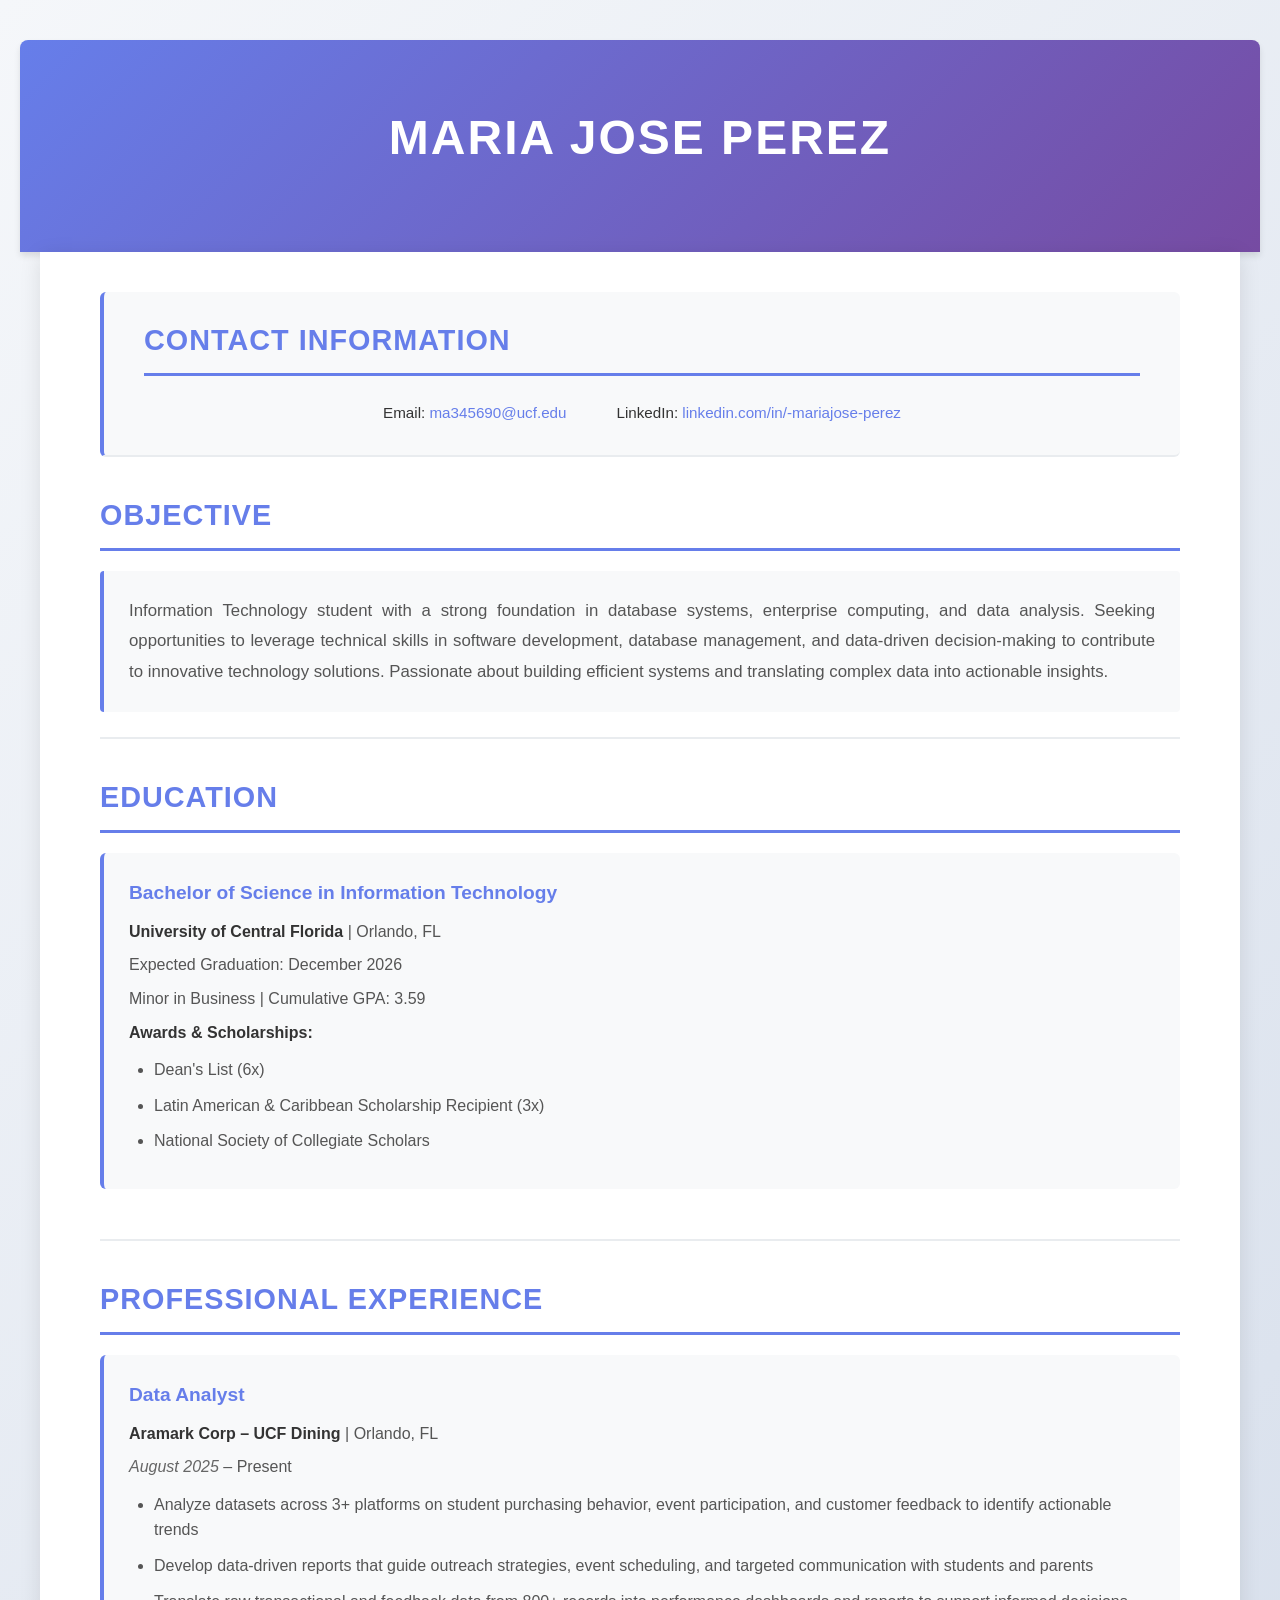
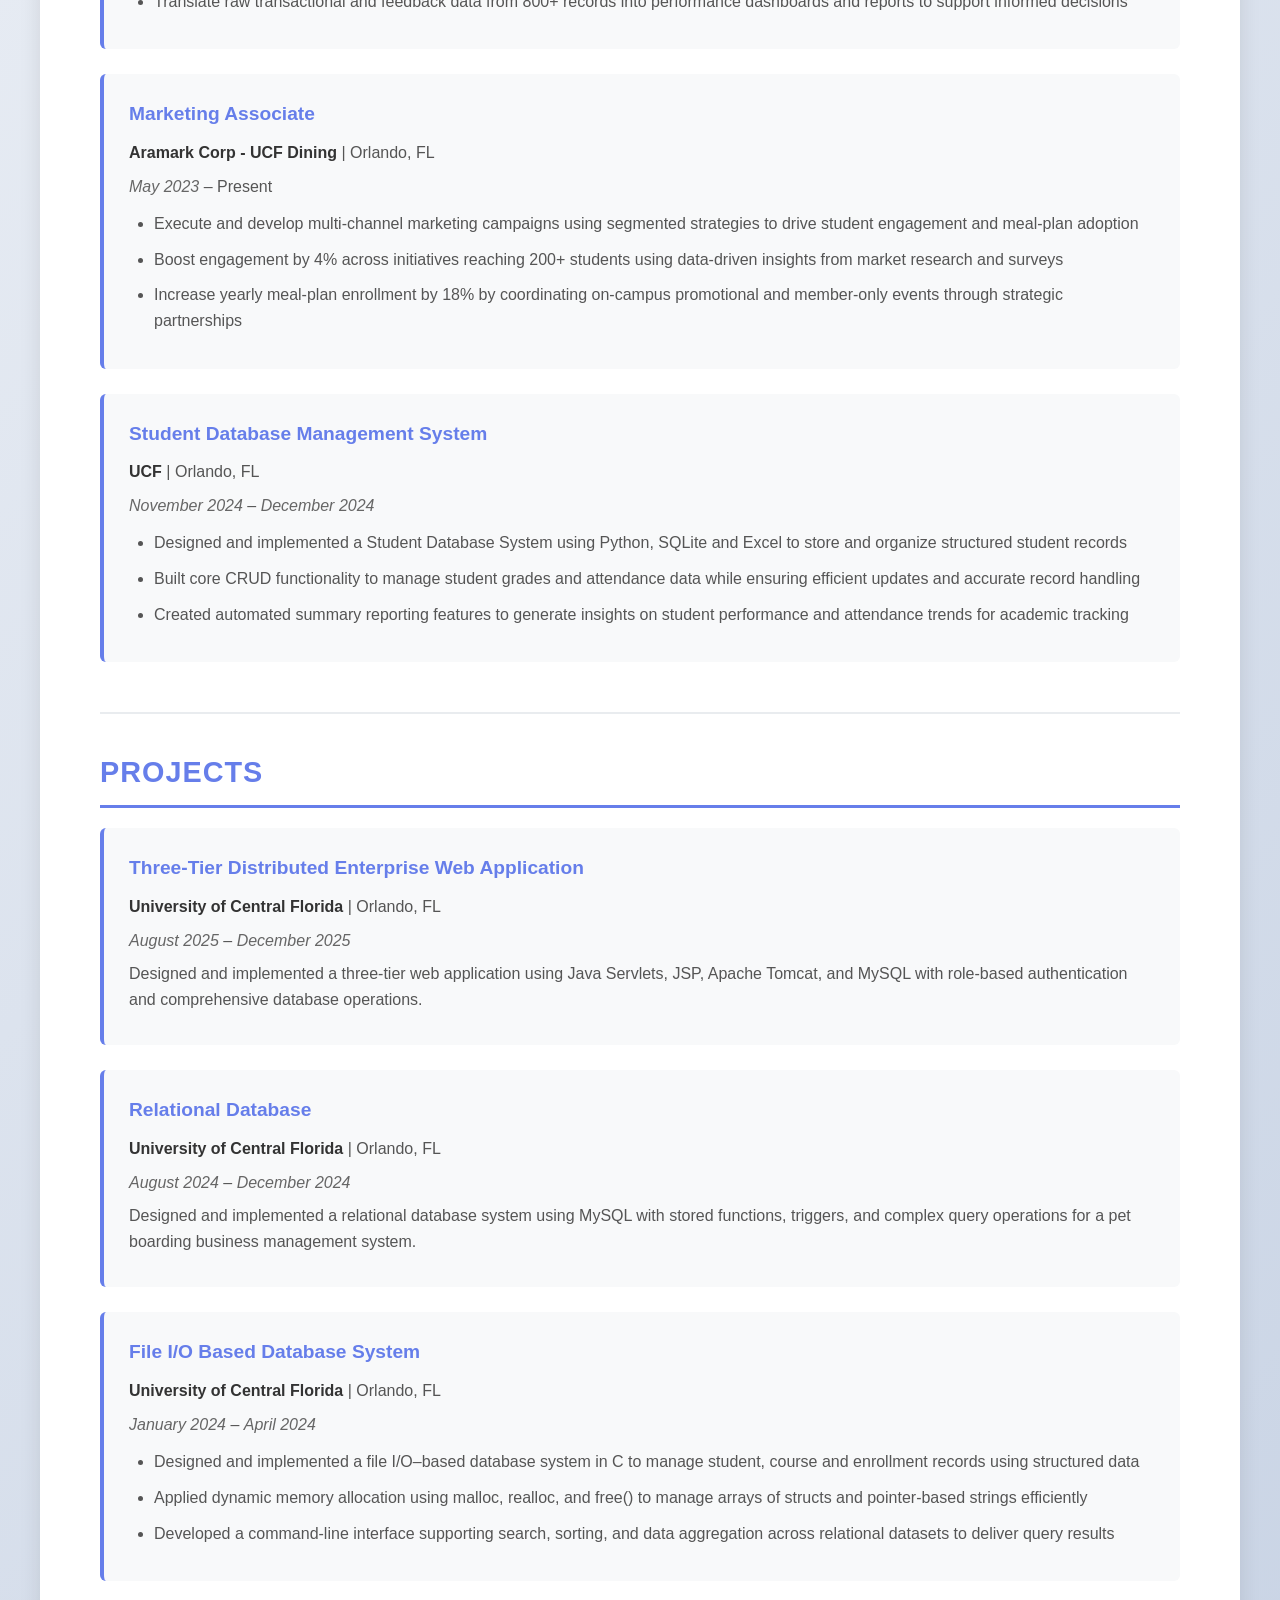
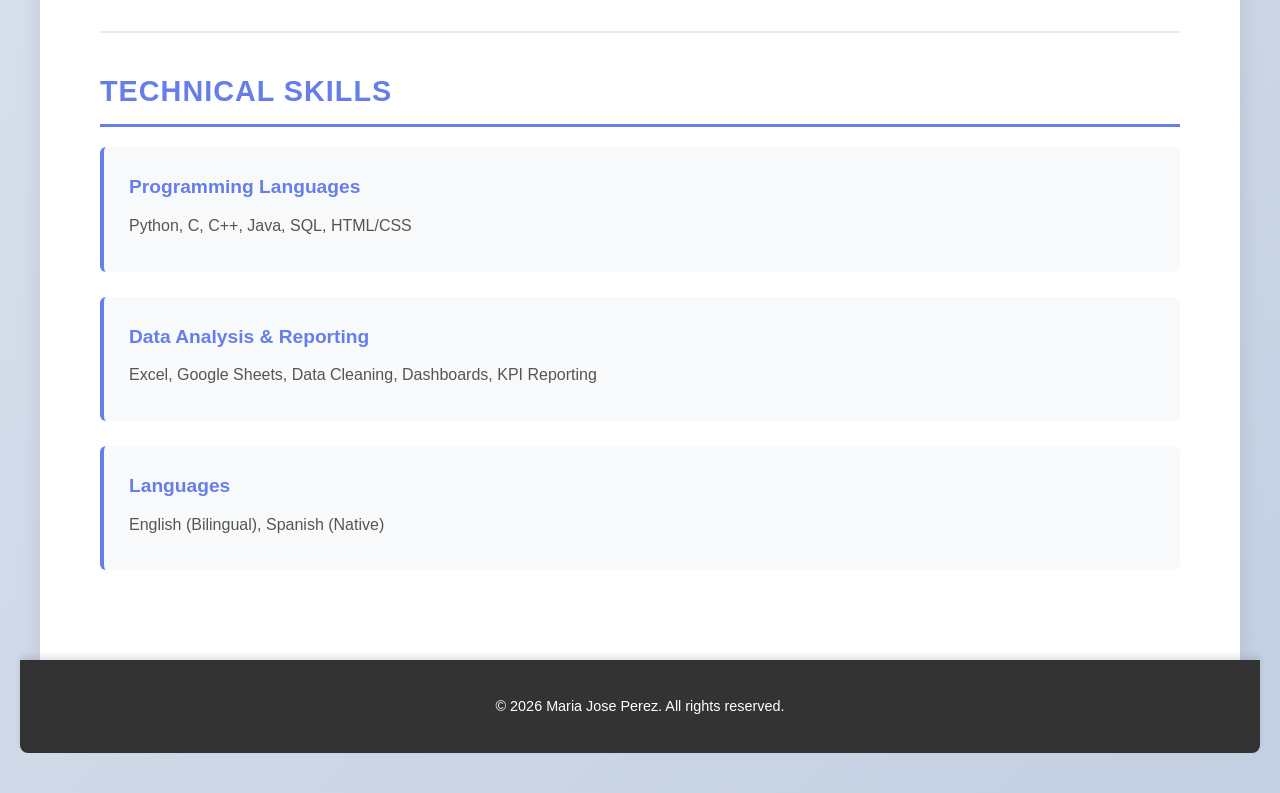
<file: index.html>
<!DOCTYPE html>
<html lang="en">
<head>
    <meta charset="UTF-8">
    <meta name="viewport" content="width=device-width, initial-scale=1.0">
    <title>Maria Jose Perez - Resume</title>
    <link rel="stylesheet" href="styleResume.css?v=2">

</head>
<body>
    <header>
        <h1>Maria Jose Perez</h1>
        <nav>
  
        </nav>
    </header>

    <main>
        <section>
            <h2>Contact Information</h2>
            <ul>
                <li>Email: <a href="mailto:ma345690@ucf.edu">ma345690@ucf.edu</a></li>
                <li>LinkedIn: <a href="https://linkedin.com/in/-mariajose-perez" target="_blank">linkedin.com/in/-mariajose-perez</a></li>
            </ul>
        </section>

        <section>
            <h2>Objective</h2>
            <p>
                Information Technology student with a strong foundation in database systems, enterprise computing, 
                and data analysis. Seeking opportunities to leverage technical skills in software development, 
                database management, and data-driven decision-making to contribute to innovative technology solutions. 
                Passionate about building efficient systems and translating complex data into actionable insights.
            </p>
        </section>

        <section>
            <h2>Education</h2>
            <article>
                <h3>Bachelor of Science in Information Technology</h3>
                <p><strong>University of Central Florida</strong> | Orlando, FL</p>
                <p>Expected Graduation: December 2026</p>
                <p>Minor in Business | Cumulative GPA: 3.59</p>
                <p><strong>Awards & Scholarships:</strong></p>
                <ul>
                    <li>Dean's List (6x)</li>
                    <li>Latin American & Caribbean Scholarship Recipient (3x)</li>
                    <li>National Society of Collegiate Scholars</li>
                </ul>
            </article>
        </section>


        <section>
            <h2>Professional Experience</h2>
            
            <article>
                <h3>Data Analyst</h3>
                <p><strong>Aramark Corp – UCF Dining</strong> | Orlando, FL</p>
                <p><time datetime="2025-08">August 2025</time> – Present</p>
                <ul>
                    <li>Analyze datasets across 3+ platforms on student purchasing behavior, event participation, and customer feedback to identify actionable trends</li>
                    <li>Develop data-driven reports that guide outreach strategies, event scheduling, and targeted communication with students and parents</li>
                    <li>Translate raw transactional and feedback data from 800+ records into performance dashboards and reports to support informed decisions</li>
                </ul>
            </article>

            <article>
                <h3>Marketing Associate</h3>
                <p><strong>Aramark Corp - UCF Dining</strong> | Orlando, FL</p>
                <p><time datetime="2023-05">May 2023</time> – Present</p>
                <ul>
                    <li>Execute and develop multi-channel marketing campaigns using segmented strategies to drive student engagement and meal-plan adoption</li>
                    <li>Boost engagement by 4% across initiatives reaching 200+ students using data-driven insights from market research and surveys</li>
                    <li>Increase yearly meal-plan enrollment by 18% by coordinating on-campus promotional and member-only events through strategic partnerships</li>
                </ul>
            </article>

            <article>
                <h3>Student Database Management System</h3>
                <p><strong>UCF</strong> | Orlando, FL</p>
                <p><time datetime="2024-11">November 2024</time> – <time datetime="2024-12">December 2024</time></p>
                <ul>
                    <li>Designed and implemented a Student Database System using Python, SQLite and Excel to store and organize structured student records</li>
                    <li>Built core CRUD functionality to manage student grades and attendance data while ensuring efficient updates and accurate record handling</li>
                    <li>Created automated summary reporting features to generate insights on student performance and attendance trends for academic tracking</li>
                </ul>
            </article>
        </section>

        <section>
            <h2>Projects</h2>
            
            <article>
                <h3><a href="project2.html">Three-Tier Distributed Enterprise Web Application</a></h3>
                <p><strong>University of Central Florida</strong> | Orlando, FL</p>
                <p><time datetime="2025-08">August 2025</time> – <time datetime="2025-12">December 2025</time></p>
                <p>
                    Designed and implemented a three-tier web application using Java Servlets, JSP, Apache Tomcat, 
                    and MySQL with role-based authentication and comprehensive database operations.
                </p>
            </article>

            <article>
                <h3><a href="project1.html">Relational Database</a></h3>
                <p><strong>University of Central Florida</strong> | Orlando, FL</p>
                <p><time datetime="2024-08">August 2024</time> – <time datetime="2024-12">December 2024</time></p>
                <p>
                    Designed and implemented a relational database system using MySQL with stored functions, 
                    triggers, and complex query operations for a pet boarding business management system.
                </p>
            </article>

            <article>
                <h3>File I/O Based Database System</h3>
                <p><strong>University of Central Florida</strong> | Orlando, FL</p>
                <p><time datetime="2024-01">January 2024</time> – <time datetime="2024-04">April 2024</time></p>
                <ul>
                    <li>Designed and implemented a file I/O–based database system in C to manage student, course and enrollment records using structured data</li>
                    <li>Applied dynamic memory allocation using malloc, realloc, and free() to manage arrays of structs and pointer-based strings efficiently</li>
                    <li>Developed a command-line interface supporting search, sorting, and data aggregation across relational datasets to deliver query results</li>
                </ul>
            </article>
        </section>
    
        <section>
            <h2>Technical Skills</h2>
            <article>
                <h3>Programming Languages</h3>
                <p>Python, C, C++, Java, SQL, HTML/CSS</p>
            </article>
            <article>
                <h3>Data Analysis & Reporting</h3>
                <p>Excel, Google Sheets, Data Cleaning, Dashboards, KPI Reporting</p>
            </article>
            <article>
                <h3>Languages</h3>
                <p>English (Bilingual), Spanish (Native)</p>
            </article>
        </section>


    </main>


    <footer>
        <p>&copy; 2026 Maria Jose Perez. All rights reserved.</p>
    </footer>
</body>
</html>
</file>
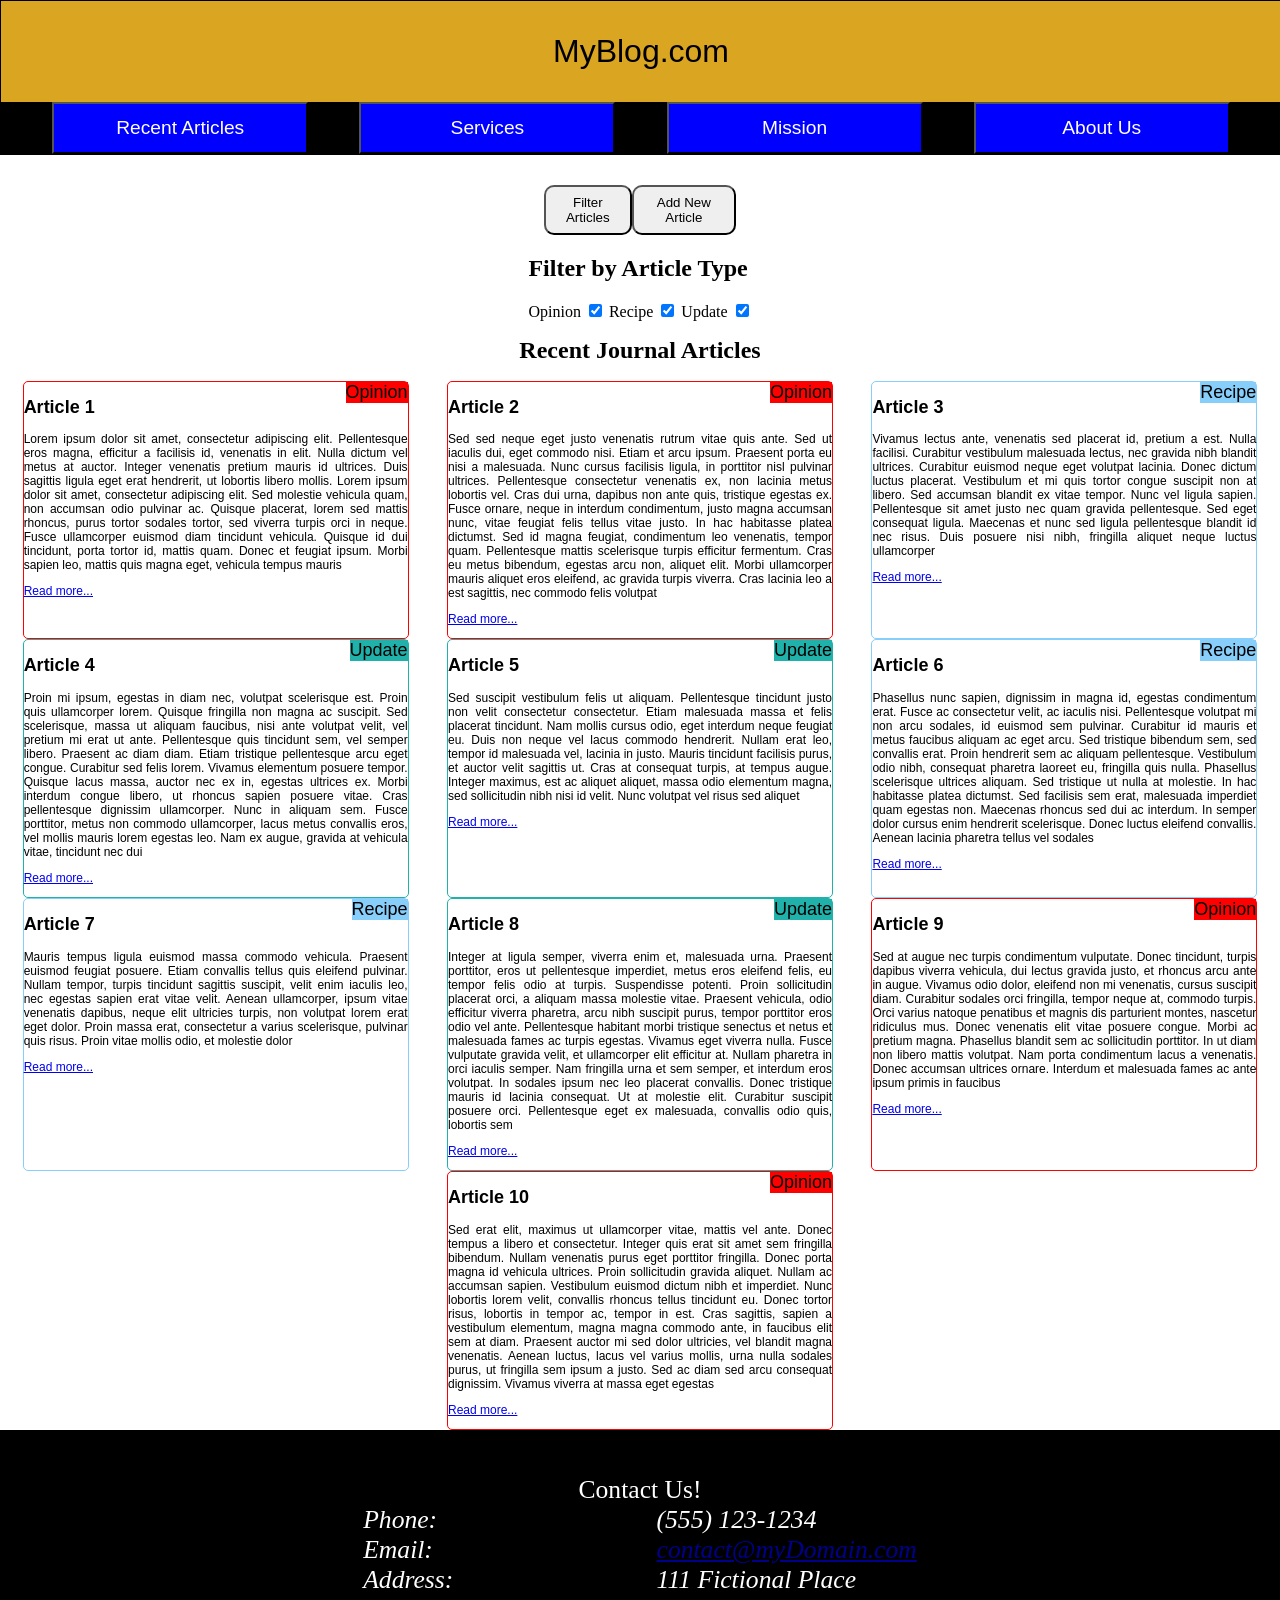
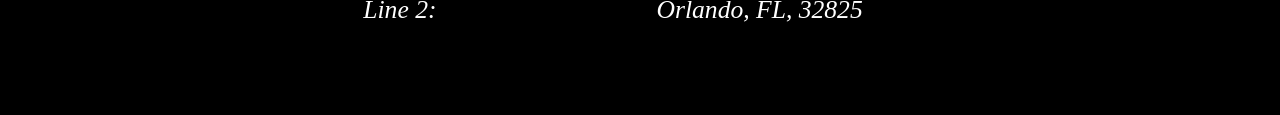
<file: 10_javascript.html>
<!DOCTYPE html>
<html lang="en">
    <head>
        <title>Recent Journal Articles</title>
        <link rel="stylesheet" href="10_css.css">
        <meta name="viewport" content="width=device-width, initial-scale=1.0" />
		<script src="10_script.js"></script>
    </head>

    <body>

        <header>
            <p>MyBlog.com</p>

            <nav>
                <button href="recent.html">Recent Articles</button>
                <button href="services.html">Services</button>
                <button href="mission.html">Mission</button>
                <button href="about.html">About Us</button>
            </nav>
        </header>

        <main>

            <div id="showArea">

                <div id="toggleButtons">
                    <button onclick="showFilter()" id="filterButton" type="button">Filter Articles</button>
                    <button onclick="showAddNew()" id="addButton" type="button">Add New Article</button>
                </div>


                <form id="newContent">
                    <h2 class="formRow">Add New Article</h2>

                    <div class="formRow">
                        <label for="inputHeader">Title: </label>
                        <input id="inputHeader" name="inputHeader" type="text">
                    </div>
                    
                    <div class="formRow">
                            <label>Type:</label>
                            <input name="articleType" id="opinionRadio" type="radio"> <label for="opinionRadio">Opinion</label>
                            <input name="articleType" id="recipeRadio" type="radio"> <label for="recipeRadio">Recipe</label>
                            <input name="articleType" id="lifeRadio" type="radio"> <label for="lifeRadio">Life Update</label>
                    </div>

                    <div class="formRow">
                        <label for="inputArticle">Text:</label>
                        <textarea id="inputArticle" name="inputArticle"></textarea>
                    </div>

                    <div class="formRow">
                        <button onclick="addNewArticle()" type="button">Add New Article</button>
                    </div>
                </form>

                <form id="filterContent">
                    <h2>Filter by Article Type</h2>
                    <label for="opinionCheckbox">Opinion</label>
                    <input onclick="filterArticles()" id="opinionCheckbox" type="checkbox" checked>
                    <label for="recipeCheckbox">Recipe</label>
                    <input onclick="filterArticles()" id="recipeCheckbox" type="checkbox" checked>
                    <label for="updateCheckbox">Update</label>
                    <input onclick="filterArticles()" id="updateCheckbox" type="checkbox" checked>
                </form>
            </div>

            <h1>Recent Journal Articles</h1>

            <div id="articleList">
                <article class="opinion" id="a1">
                    <span class="marker">Opinion</span>
                    <h2>Article 1</h2>
                    <p>Lorem ipsum dolor sit amet, consectetur adipiscing elit. Pellentesque eros magna, efficitur a facilisis id, venenatis in elit. Nulla dictum vel metus at auctor. Integer venenatis pretium mauris id ultrices. Duis sagittis ligula eget erat hendrerit, ut lobortis libero mollis. Lorem ipsum dolor sit amet, consectetur adipiscing elit. Sed molestie vehicula quam, non accumsan odio pulvinar ac. Quisque placerat, lorem sed mattis rhoncus, purus tortor sodales tortor, sed viverra turpis orci in neque. Fusce ullamcorper euismod diam tincidunt vehicula. Quisque id dui tincidunt, porta tortor id, mattis quam. Donec et feugiat ipsum. Morbi sapien leo, mattis quis magna eget, vehicula tempus mauris</p>
                    <p><a href="moreDetails.html">Read more...</a></p>
                </article>

                <article class="opinion" id="a2">
                    <span class="marker">Opinion</span>
                    <h2>Article 2</h2>
                    <p>Sed sed neque eget justo venenatis rutrum vitae quis ante. Sed ut iaculis dui, eget commodo nisi. Etiam et arcu ipsum. Praesent porta eu nisi a malesuada. Nunc cursus facilisis ligula, in porttitor nisl pulvinar ultrices. Pellentesque consectetur venenatis ex, non lacinia metus lobortis vel. Cras dui urna, dapibus non ante quis, tristique egestas ex. Fusce ornare, neque in interdum condimentum, justo magna accumsan nunc, vitae feugiat felis tellus vitae justo. In hac habitasse platea dictumst. Sed id magna feugiat, condimentum leo venenatis, tempor quam. Pellentesque mattis scelerisque turpis efficitur fermentum. Cras eu metus bibendum, egestas arcu non, aliquet elit. Morbi ullamcorper mauris aliquet eros eleifend, ac gravida turpis viverra. Cras lacinia leo a est sagittis, nec commodo felis volutpat</p>
                    <p><a href="moreDetails.html">Read more...</a></p>
                </article>

                <article class="recipe" id="a3">
                    <span class="marker">Recipe</span>
                    <h2>Article 3</h2>
                    <p>Vivamus lectus ante, venenatis sed placerat id, pretium a est. Nulla facilisi. Curabitur vestibulum malesuada lectus, nec gravida nibh blandit ultrices. Curabitur euismod neque eget volutpat lacinia. Donec dictum luctus placerat. Vestibulum et mi quis tortor congue suscipit non at libero. Sed accumsan blandit ex vitae tempor. Nunc vel ligula sapien. Pellentesque sit amet justo nec quam gravida pellentesque. Sed eget consequat ligula. Maecenas et nunc sed ligula pellentesque blandit id nec risus. Duis posuere nisi nibh, fringilla aliquet neque luctus ullamcorper</p>
                    <p><a href="moreDetails.html">Read more...</a></p>
                </article>

                <article class="update" id="a4">
                    <span class="marker">Update</span>
                    <h2>Article 4</h2>
                    <p>Proin mi ipsum, egestas in diam nec, volutpat scelerisque est. Proin quis ullamcorper lorem. Quisque fringilla non magna ac suscipit. Sed scelerisque, massa ut aliquam faucibus, nisi ante volutpat velit, vel pretium mi erat ut ante. Pellentesque quis tincidunt sem, vel semper libero. Praesent ac diam diam. Etiam tristique pellentesque arcu eget congue. Curabitur sed felis lorem. Vivamus elementum posuere tempor. Quisque lacus massa, auctor nec ex in, egestas ultrices ex. Morbi interdum congue libero, ut rhoncus sapien posuere vitae. Cras pellentesque dignissim ullamcorper. Nunc in aliquam sem. Fusce porttitor, metus non commodo ullamcorper, lacus metus convallis eros, vel mollis mauris lorem egestas leo. Nam ex augue, gravida at vehicula vitae, tincidunt nec dui</p>
                    <p><a href="moreDetails.html">Read more...</a></p>
                </article>

                <article class="update" id="a5">
                    <span class="marker">Update</span>
                    <h2>Article 5</h2>
                    <p>Sed suscipit vestibulum felis ut aliquam. Pellentesque tincidunt justo non velit consectetur consectetur. Etiam malesuada massa et felis placerat tincidunt. Nam mollis cursus odio, eget interdum neque feugiat eu. Duis non neque vel lacus commodo hendrerit. Nullam erat leo, tempor id malesuada vel, lacinia in justo. Mauris tincidunt facilisis purus, et auctor velit sagittis ut. Cras at consequat turpis, at tempus augue. Integer maximus, est ac aliquet aliquet, massa odio elementum magna, sed sollicitudin nibh nisi id velit. Nunc volutpat vel risus sed aliquet</p>
                    <p><a href="moreDetails.html">Read more...</a></p>
                </article>

                <article class="recipe" id="a6">
                    <span class="marker">Recipe</span>
                    <h2>Article 6</h2>
                    <p>Phasellus nunc sapien, dignissim in magna id, egestas condimentum erat. Fusce ac consectetur velit, ac iaculis nisi. Pellentesque volutpat mi non arcu sodales, id euismod sem pulvinar. Curabitur id mauris et metus faucibus aliquam ac eget arcu. Sed tristique bibendum sem, sed convallis erat. Proin hendrerit sem ac aliquam pellentesque. Vestibulum odio nibh, consequat pharetra laoreet eu, fringilla quis nulla. Phasellus scelerisque ultrices aliquam. Sed tristique ut nulla at molestie. In hac habitasse platea dictumst. Sed facilisis sem erat, malesuada imperdiet quam egestas non. Maecenas rhoncus sed dui ac interdum. In semper dolor cursus enim hendrerit scelerisque. Donec luctus eleifend convallis. Aenean lacinia pharetra tellus vel sodales</p>
                    <p><a href="moreDetails.html">Read more...</a></p>
                </article>

                <article class="recipe" id="a7">
                    <span class="marker">Recipe</span>
                    <h2>Article 7</h2>
                    <p>Mauris tempus ligula euismod massa commodo vehicula. Praesent euismod feugiat posuere. Etiam convallis tellus quis eleifend pulvinar. Nullam tempor, turpis tincidunt sagittis suscipit, velit enim iaculis leo, nec egestas sapien erat vitae velit. Aenean ullamcorper, ipsum vitae venenatis dapibus, neque elit ultricies turpis, non volutpat lorem erat eget dolor. Proin massa erat, consectetur a varius scelerisque, pulvinar quis risus. Proin vitae mollis odio, et molestie dolor</p>
                    <p><a href="moreDetails.html">Read more...</a></p>
                </article>

                <article class="update" id="a8">
                    <span class="marker">Update</span>
                    <h2>Article 8</h2>
                    <p>Integer at ligula semper, viverra enim et, malesuada urna. Praesent porttitor, eros ut pellentesque imperdiet, metus eros eleifend felis, eu tempor felis odio at turpis. Suspendisse potenti. Proin sollicitudin placerat orci, a aliquam massa molestie vitae. Praesent vehicula, odio efficitur viverra pharetra, arcu nibh suscipit purus, tempor porttitor eros odio vel ante. Pellentesque habitant morbi tristique senectus et netus et malesuada fames ac turpis egestas. Vivamus eget viverra nulla. Fusce vulputate gravida velit, et ullamcorper elit efficitur at. Nullam pharetra in orci iaculis semper. Nam fringilla urna et sem semper, et interdum eros volutpat. In sodales ipsum nec leo placerat convallis. Donec tristique mauris id lacinia consequat. Ut at molestie elit. Curabitur suscipit posuere orci. Pellentesque eget ex malesuada, convallis odio quis, lobortis sem</p>
                    <p><a href="moreDetails.html">Read more...</a></p>
                </article>

                <article class="opinion" id="a9">
                    <span class="marker">Opinion</span>
                    <h2>Article 9</h2>
                    <p>Sed at augue nec turpis condimentum vulputate. Donec tincidunt, turpis dapibus viverra vehicula, dui lectus gravida justo, et rhoncus arcu ante in augue. Vivamus odio dolor, eleifend non mi venenatis, cursus suscipit diam. Curabitur sodales orci fringilla, tempor neque at, commodo turpis. Orci varius natoque penatibus et magnis dis parturient montes, nascetur ridiculus mus. Donec venenatis elit vitae posuere congue. Morbi ac pretium magna. Phasellus blandit sem ac sollicitudin porttitor. In ut diam non libero mattis volutpat. Nam porta condimentum lacus a venenatis. Donec accumsan ultrices ornare. Interdum et malesuada fames ac ante ipsum primis in faucibus</p>
                    <p><a href="moreDetails.html">Read more...</a></p>
                </article>

                <article class="opinion" id="a10">
                    <span class="marker">Opinion</span>
                    <h2>Article 10</h2>
                    <p>Sed erat elit, maximus ut ullamcorper vitae, mattis vel ante. Donec tempus a libero et consectetur. Integer quis erat sit amet sem fringilla bibendum. Nullam venenatis purus eget porttitor fringilla. Donec porta magna id vehicula ultrices. Proin sollicitudin gravida aliquet. Nullam ac accumsan sapien. Vestibulum euismod dictum nibh et imperdiet. Nunc lobortis lorem velit, convallis rhoncus tellus tincidunt eu. Donec tortor risus, lobortis in tempor ac, tempor in est. Cras sagittis, sapien a vestibulum elementum, magna magna commodo ante, in faucibus elit sem at diam. Praesent auctor mi sed dolor ultricies, vel blandit magna venenatis. Aenean luctus, lacus vel varius mollis, urna nulla sodales purus, ut fringilla sem ipsum a justo. Sed ac diam sed arcu consequat dignissim. Vivamus viverra at massa eget egestas</p>
                    <p><a href="moreDetails.html">Read more...</a></p>
                </article>
            </div>

            <footer>
                <p>Contact Us!</p>
                <address>
                    <div>
                        <span>Phone:</span> <span>(555) 123-1234</span>
                        <span>Email:</span> </span><a href="">contact@myDomain.com</a></span>
                        <span>Address:</span> <span>111 Fictional Place</span>
                        <span>Line 2:</span> <span>Orlando, FL, 32825</span>
                    </div>
                </address>
            </footer>
        </main>
    </body>
</html>
</file>
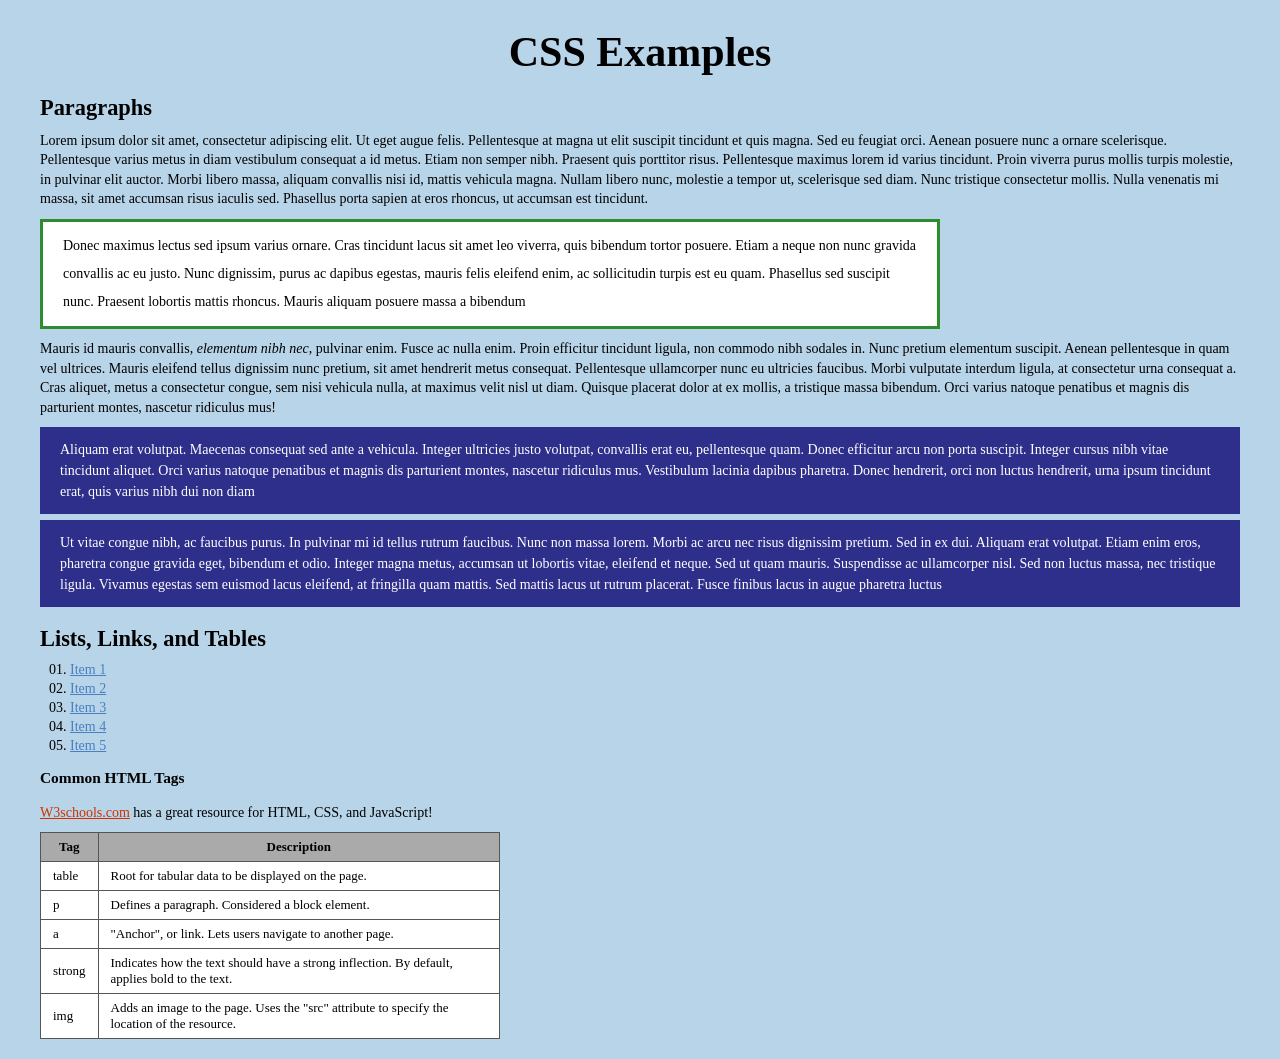
<file: 5_CSS1-1 (2).html>
<!DOCTYPE html>

<html lang="en">
	<head>
		<title>CSS Examples</title>
		<link rel="stylesheet" href="5_css1.css">
	</head>
	
	<body>
		<h1>CSS Examples</h1>
		
		<article>
		<h2>Paragraphs</h2>
			<section>
				<p>Lorem ipsum dolor sit amet, consectetur adipiscing elit. Ut eget augue felis. Pellentesque at magna ut elit suscipit tincidunt et quis magna. Sed eu feugiat orci. Aenean posuere nunc a ornare scelerisque. Pellentesque varius metus in diam vestibulum consequat a id metus. Etiam non semper nibh. Praesent quis porttitor risus. Pellentesque maximus lorem id varius tincidunt. Proin viverra purus mollis turpis molestie, in pulvinar elit auctor. Morbi libero massa, aliquam convallis nisi id, mattis vehicula magna. Nullam libero nunc, molestie a tempor ut, scelerisque sed diam. Nunc tristique consectetur mollis. Nulla venenatis mi massa, sit amet accumsan risus iaculis sed. Phasellus porta sapien at eros rhoncus, ut accumsan est tincidunt.</p>
				<p id="paragraph2">Donec maximus lectus sed ipsum varius ornare. Cras tincidunt lacus sit amet leo viverra, quis bibendum tortor posuere. Etiam a neque non nunc gravida convallis ac eu justo. Nunc dignissim, purus ac dapibus egestas, mauris felis eleifend enim, ac sollicitudin turpis est eu quam. Phasellus sed suscipit nunc. Praesent lobortis mattis rhoncus. Mauris aliquam posuere massa a bibendum</p>
			</section>
			<section>
				<p>Mauris id mauris convallis, <em>elementum nibh nec</em>, pulvinar enim. Fusce ac nulla enim. Proin efficitur tincidunt ligula, non commodo nibh sodales in. Nunc pretium elementum suscipit. Aenean pellentesque in quam vel ultrices. Mauris eleifend tellus dignissim nunc pretium, sit amet hendrerit metus consequat. Pellentesque ullamcorper nunc eu ultricies faucibus. Morbi vulputate interdum ligula, at consectetur urna consequat a. Cras aliquet, metus a consectetur congue, sem nisi vehicula nulla, at maximus velit nisl ut diam. Quisque placerat dolor at ex mollis, a tristique massa bibendum. Orci varius natoque penatibus et magnis dis parturient montes, nascetur ridiculus mus!</p>
				<p class="blue">Aliquam erat volutpat. Maecenas consequat sed ante a vehicula. Integer ultricies justo volutpat, convallis erat eu, pellentesque quam. Donec efficitur arcu non porta suscipit. Integer cursus nibh vitae tincidunt aliquet. Orci varius natoque penatibus et magnis dis parturient montes, nascetur ridiculus mus. Vestibulum lacinia dapibus pharetra. Donec hendrerit, orci non luctus hendrerit, urna ipsum tincidunt erat, quis varius nibh dui non diam</p>
				<p class="blue">Ut vitae congue nibh, ac faucibus purus. In pulvinar mi id tellus rutrum faucibus. Nunc non massa lorem. Morbi ac arcu nec risus dignissim pretium. Sed in ex dui. Aliquam erat volutpat. Etiam enim eros, pharetra congue gravida eget, bibendum et odio. Integer magna metus, accumsan ut lobortis vitae, eleifend et neque. Sed ut quam mauris. Suspendisse ac ullamcorper nisl. Sed non luctus massa, nec tristique ligula. Vivamus egestas sem euismod lacus eleifend, at fringilla quam mattis. Sed mattis lacus ut rutrum placerat. Fusce finibus lacus in augue pharetra luctus</p>
			</section>
		</article>
		
		<article>
			<h2>Lists, Links, and Tables</h2>
			<ol>
				<li><a href="#">Item 1</a></li>
				<li><a href="#">Item 2</a></li>
				<li><a href="#">Item 3</a></li>
				<li><a href="#">Item 4</a></li>
				<li><a href="#">Item 5</a></li>
			</ol>
			
			<section>
				<h3>Common HTML Tags</h3>
				
				<p><a href="http://www.w3schools.com" target="_blank">W3schools.com</a> has a great resource for HTML, CSS, and JavaScript!</p>
				
				<table>
					<tr>
						<th>Tag</th><th>Description</th>
					</tr>
					<tr>
						<td>table</td><td>Root for tabular data to be displayed on the page.</td>
					</tr>
					<tr>
						<td>p</td><td>Defines a paragraph.  Considered a block element.</td>
					</tr>
					<tr>
						<td>a</td><td>"Anchor", or link.  Lets users navigate to another page.</td>
					</tr>
					<tr>
						<td>strong</td><td>Indicates how the text should have a strong inflection.  By default, applies bold to the text.</td>
					</tr>
					<tr>
						<td>img</td><td>Adds an image to the page.  Uses the "src" attribute to specify the location of the resource.</td>
					</tr>
				</table>
			</section>
			
		</article>
	</body>
</html>
</file>
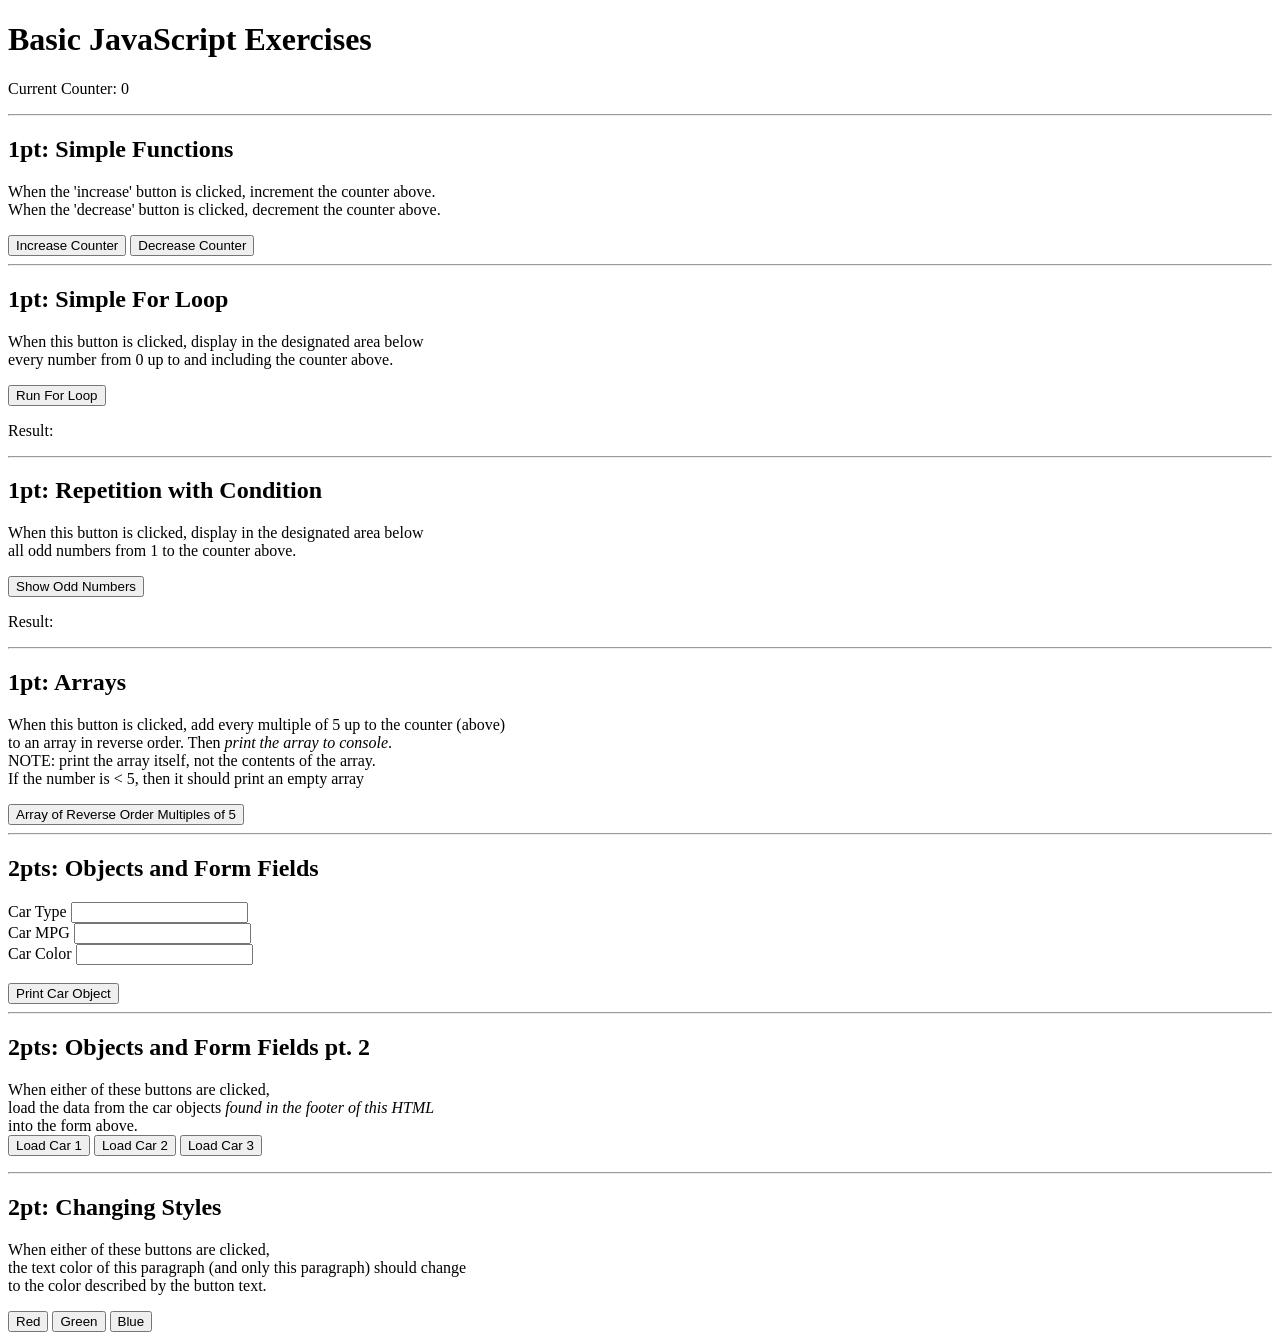
<file: 7_javascript.html>
<!DOCTYPE html>

<html lang="en">
	<head>
		<title>Basic JavaScript Exercises</title>
		<!-- change the src value to use your own script -->
		<script src="https://mariajoseperez-4.github.io/script.js">
		</script>
	</head>
	
	
	<body>
		<h1>Basic JavaScript Exercises</h1>

		<p>Current Counter: <span id="counter">0</span></p>
		
		<hr>
		
		<h2>1pt: Simple Functions</h2>
		<p>When the 'increase' button is clicked, increment the counter above.<br>
			When the 'decrease' button is clicked, decrement the counter above.</p>
		<button onclick="tickUp()">Increase Counter</button>
		<button onclick="tickDown()">Decrease Counter</button>
		
		<hr>
		
		<h2>1pt: Simple For Loop</h2>
		<p>When this button is clicked, display in the designated area below<br>
		every number from 0 up to and including the counter above.</p>
		<button onclick="runForLoop()">Run For Loop</button>
		
		<p>Result: <span id="forLoopResult"></span></p>
		
		<hr>
		
		<h2>1pt: Repetition with Condition</h2>
		<p>When this button is clicked, display in the designated area below<br>
		all odd numbers from 1 to the counter above.</p>
		<button onclick="showOddNumbers()">Show Odd Numbers</button>
		
		<p>Result: <span id="oddNumberResult"></span></p>
		
		<hr>
		
		<h2>1pt: Arrays</h2>
		<p>When this button is clicked, add every multiple of 5 up to the counter (above)<br>
		to an array in reverse order.  Then <em>print the array to console</em>.<br>
		NOTE: print the array itself, not the contents of the array.<br>
		If the number is &lt; 5, then it should print an empty array</p>
		<button onclick="addMultiplesToArray()">Array of Reverse Order Multiples of 5</button>
		
		<hr>
		
		<h2>2pts: Objects and Form Fields</h2>
		<label for="carType">Car Type</label> <input id="carType" type="text"><br>
		<label for="carMPG">Car MPG</label> <input id="carMPG" type="text"><br>
		<label for="carColor">Car Color</label> <input id="carColor" type="text"><br>
		<br>
		
		<button type="button" onclick="printCarObject()">Print Car Object</button>
		
		<hr>
		
		<h2>2pts: Objects and Form Fields pt. 2</h2>
		<p>When either of these buttons are clicked,<br>
		load the data from the car objects <em>found in the footer of this HTML</em><br>
		into the form above.<br>
		<button type="button" onclick="loadCar(1)">Load Car 1</button>
		<button type="button" onclick="loadCar(2)">Load Car 2</button>
		<button type="button" onclick="loadCar(3)">Load Car 3</button>
		
		<hr>
		
		<h2>2pt: Changing Styles</h2>
		<p id="styleParagraph">When either of these buttons are clicked,<br>
		the text color of this paragraph (and only this paragraph) should change<br>
		to the color described by the button text.</p>
		
		<button type="button" onclick="changeColor(1)">Red</button>
		<button type="button" onclick="changeColor(2)">Green</button>
		<button type="button" onclick="changeColor(3)">Blue</button>
	
	
		<footer>
			<script>
				let carObject1 = {cType: "sedan", cMPG: "32", cColor: "blue"};
				let carObject2 = {cType: "truck", cMPG: "28", cColor: "red"};
				let carObject3 = {cType: "van", cMPG: "30", cColor: "green"};
			</script>
		</footer>
	</body>
	
	
</html>
</file>
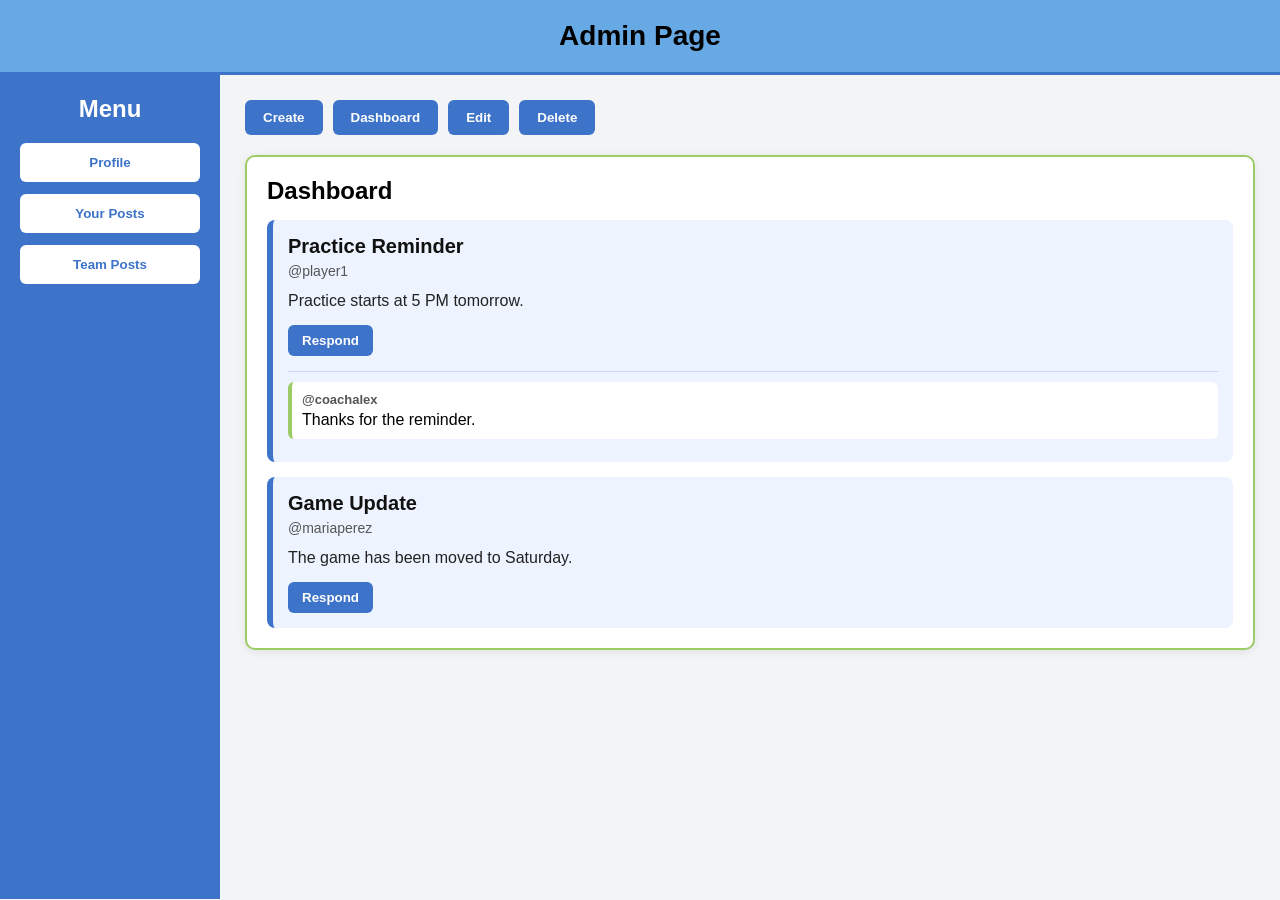
<file: admin.html>
<!DOCTYPE html>
<html lang="en">
<head>
  <meta charset="UTF-8" />
  <meta name="viewport" content="width=device-width, initial-scale=1.0" />
  <title>Admin Dashboard</title>
  <style>
    * {
      box-sizing: border-box;
      margin: 0;
      padding: 0;
      font-family: Arial, sans-serif;
    }

    body {
      background-color: #f3f4f6;
    }

    .header {
      background-color: #67a9e4;
      padding: 20px;
      text-align: center;
      font-size: 28px;
      font-weight: bold;
      border-bottom: 3px solid #3d73c9;
    }

    .container {
      display: flex;
      min-height: calc(100vh - 76px);
    }

    .sidebar {
      width: 220px;
      background-color: #3d73c9;
      padding: 20px;
      color: white;
    }

    .sidebar h2 {
      text-align: center;
      margin-bottom: 20px;
    }

    .sidebar button {
      width: 100%;
      padding: 12px;
      margin-bottom: 12px;
      border: none;
      border-radius: 6px;
      background-color: white;
      color: #3d73c9;
      font-weight: bold;
      cursor: pointer;
    }

    .sidebar button:hover {
      background-color: #dce8ff;
    }

    .main {
      flex: 1;
      padding: 25px;
    }

    .top-buttons {
      display: flex;
      gap: 10px;
      margin-bottom: 20px;
      flex-wrap: wrap;
    }

    .top-buttons button {
      padding: 10px 18px;
      border: none;
      border-radius: 6px;
      background-color: #3d73c9;
      color: white;
      font-weight: bold;
      cursor: pointer;
    }

    .top-buttons button:hover {
      background-color: #2b5dad;
    }

    .card {
      background-color: white;
      border: 2px solid #9ccc65;
      border-radius: 10px;
      padding: 20px;
      box-shadow: 0 2px 8px rgba(0,0,0,0.08);
      margin-bottom: 20px;
    }

    .card h2 {
      margin-bottom: 15px;
    }

    .form-group {
      margin-bottom: 15px;
    }

    label {
      display: block;
      margin-bottom: 6px;
      font-weight: bold;
    }

    input, textarea {
      width: 100%;
      padding: 10px;
      border: 1px solid #bbb;
      border-radius: 6px;
      font-size: 15px;
    }

    textarea {
      min-height: 120px;
      resize: vertical;
    }

    .submit-btn {
      background-color: #3d73c9;
      color: white;
      border: none;
      padding: 12px 18px;
      border-radius: 6px;
      font-weight: bold;
      cursor: pointer;
    }

    .submit-btn:hover {
      background-color: #2b5dad;
    }

    .posts-container {
      display: grid;
      gap: 15px;
    }

    .post {
      background-color: #eef4ff;
      border-left: 6px solid #3d73c9;
      padding: 15px;
      border-radius: 8px;
      cursor: pointer;
    }

    .post.selected {
      outline: 3px solid orange;
    }

    .post-title {
      font-size: 20px;
      font-weight: bold;
      margin-bottom: 5px;
      color: #111;
    }

    .post-username {
      font-size: 14px;
      color: #555;
      margin-bottom: 10px;
    }

    .post-message {
      font-size: 16px;
      line-height: 1.5;
      color: #222;
      margin-bottom: 12px;
    }

    .post-actions {
      margin-top: 10px;
    }

    .respond-btn {
      padding: 8px 14px;
      border: none;
      border-radius: 6px;
      background-color: #3d73c9;
      color: white;
      font-weight: bold;
      cursor: pointer;
    }

    .respond-btn:hover {
      background-color: #2b5dad;
    }

    .response-box {
      margin-top: 12px;
    }

    .response-box textarea {
      min-height: 70px;
      margin-bottom: 8px;
    }

    .response-submit {
      padding: 8px 14px;
      border: none;
      border-radius: 6px;
      background-color: green;
      color: white;
      font-weight: bold;
      cursor: pointer;
    }

    .responses {
      margin-top: 15px;
      padding-top: 10px;
      border-top: 1px solid #c8d7f5;
    }

    .response-item {
      background-color: #ffffff;
      border-left: 4px solid #9ccc65;
      padding: 10px;
      border-radius: 6px;
      margin-bottom: 8px;
    }

    .response-user {
      font-size: 13px;
      color: #555;
      margin-bottom: 4px;
      font-weight: bold;
    }

    .profile-box p {
      margin-bottom: 10px;
      font-size: 16px;
    }

    .hidden {
      display: none;
    }

    .empty-message {
      color: #666;
      font-style: italic;
    }

    @media (max-width: 768px) {
      .container {
        flex-direction: column;
      }

      .sidebar {
        width: 100%;
      }
    }
  </style>
</head>
<body>

  <div class="header">Admin Page</div>

  <div class="container">
    <div class="sidebar">
      <h2>Menu</h2>
      <button onclick="showProfile()">Profile</button>
      <button onclick="showYourPosts()">Your Posts</button>
      <button onclick="showTeamPosts()">Team Posts</button>
    </div>

    <div class="main">
      <div class="top-buttons">
        <button onclick="showCreate()">Create</button>
        <button onclick="showDashboard()">Dashboard</button>
        <button onclick="editSelectedPost()">Edit</button>
        <button onclick="deleteSelectedPost()">Delete</button>
      </div>

      <div id="profileSection" class="card hidden">
        <h2>Profile</h2>
        <div class="profile-box">
          <p><strong>Name:</strong> Maria Perez</p>
          <p><strong>Username:</strong> @mariaperez</p>
          <p><strong>Role:</strong> Admin</p>
        </div>
      </div>

      <div id="createSection" class="card hidden">
        <h2>Create Post</h2>
        <form id="postForm">
          <div class="form-group">
            <label for="postTitle">Post Title</label>
            <input type="text" id="postTitle" placeholder="Enter post title" required>
          </div>

          <div class="form-group">
            <label>Username</label>
            <input type="text" id="displayUsername" readonly>
          </div>

          <div class="form-group">
            <label for="postMessage">Message</label>
            <textarea id="postMessage" placeholder="Type your message here..." required></textarea>
          </div>

          <input type="hidden" id="editIndex" value="">
          <button type="submit" class="submit-btn">Post</button>
        </form>
      </div>

      <div id="postsSection" class="card">
        <h2 id="sectionTitle">Dashboard</h2>
        <div id="postsContainer" class="posts-container"></div>
      </div>
    </div>
  </div>

  <script>
    const adminName = "Maria Perez";
    const adminUsername = "mariaperez";

    let selectedPostIndex = null;
    let currentView = "dashboard";

    const samplePosts = [
      {
        title: "Practice Reminder",
        username: "player1",
        message: "Practice starts at 5 PM tomorrow.",
        responses: [
          { username: "coachalex", message: "Thanks for the reminder." }
        ]
      },
      {
        title: "Game Update",
        username: "mariaperez",
        message: "The game has been moved to Saturday.",
        responses: []
      }
    ];

    if (!localStorage.getItem("teamPosts")) {
      localStorage.setItem("teamPosts", JSON.stringify(samplePosts));
    }

    const postForm = document.getElementById("postForm");
    const postTitle = document.getElementById("postTitle");
    const displayUsername = document.getElementById("displayUsername");
    const postMessage = document.getElementById("postMessage");
    const editIndex = document.getElementById("editIndex");
    const postsContainer = document.getElementById("postsContainer");
    const sectionTitle = document.getElementById("sectionTitle");

    displayUsername.value = "@" + adminUsername;

    function getPosts() {
      return JSON.parse(localStorage.getItem("teamPosts")) || [];
    }

    function savePosts(posts) {
      localStorage.setItem("teamPosts", JSON.stringify(posts));
    }

    function hideAllSections() {
      document.getElementById("profileSection").classList.add("hidden");
      document.getElementById("createSection").classList.add("hidden");
      document.getElementById("postsSection").classList.add("hidden");
    }

    function renderPosts(postsArray, originalIndexes) {
      postsContainer.innerHTML = "";

      if (postsArray.length === 0) {
        postsContainer.innerHTML = `<p class="empty-message">No posts to show.</p>`;
        selectedPostIndex = null;
        return;
      }

      postsArray.forEach((post, i) => {
        const realIndex = originalIndexes[i];
        const postDiv = document.createElement("div");
        postDiv.className = "post";

        if (selectedPostIndex === realIndex) {
          postDiv.classList.add("selected");
        }

        let responsesHTML = "";
        if (post.responses && post.responses.length > 0) {
          responsesHTML = `
            <div class="responses">
              ${post.responses.map(response => `
                <div class="response-item">
                  <div class="response-user">@${response.username}</div>
                  <div>${response.message}</div>
                </div>
              `).join("")}
            </div>
          `;
        }

        postDiv.innerHTML = `
          <div class="post-title">${post.title}</div>
          <div class="post-username">@${post.username}</div>
          <div class="post-message">${post.message}</div>

          <div class="post-actions">
            <button class="respond-btn" onclick="toggleResponseBox(event, ${realIndex})">Respond</button>
          </div>

          <div class="response-box hidden" id="responseBox-${realIndex}">
            <textarea id="responseText-${realIndex}" placeholder="Write your response here..."></textarea>
            <button class="response-submit" onclick="addResponse(event, ${realIndex})">Post Response</button>
          </div>

          ${responsesHTML}
        `;

        postDiv.onclick = function () {
          selectedPostIndex = realIndex;
          refreshCurrentView();
        };

        postsContainer.appendChild(postDiv);
      });
    }

    function showProfile() {
      currentView = "profile";
      hideAllSections();
      document.getElementById("profileSection").classList.remove("hidden");
    }

    function showCreate() {
      currentView = "create";
      hideAllSections();
      document.getElementById("createSection").classList.remove("hidden");
    }

    function showDashboard() {
      currentView = "dashboard";
      const posts = getPosts();
      const indexes = posts.map((_, index) => index);
      sectionTitle.textContent = "Dashboard";
      hideAllSections();
      document.getElementById("postsSection").classList.remove("hidden");
      renderPosts(posts, indexes);
    }

    function showTeamPosts() {
      currentView = "team";
      const posts = getPosts();
      const filteredPosts = [];
      const indexes = [];

      posts.forEach((post, index) => {
        if (post.username !== adminUsername) {
          filteredPosts.push(post);
          indexes.push(index);
        }
      });

      sectionTitle.textContent = "Team Posts";
      hideAllSections();
      document.getElementById("postsSection").classList.remove("hidden");
      renderPosts(filteredPosts, indexes);
    }

    function showYourPosts() {
      currentView = "your";
      const posts = getPosts();
      const filteredPosts = [];
      const indexes = [];

      posts.forEach((post, index) => {
        if (post.username === adminUsername) {
          filteredPosts.push(post);
          indexes.push(index);
        }
      });

      sectionTitle.textContent = "Your Posts";
      hideAllSections();
      document.getElementById("postsSection").classList.remove("hidden");
      renderPosts(filteredPosts, indexes);
    }

    function refreshCurrentView() {
      if (currentView === "your") {
        showYourPosts();
      } else if (currentView === "team") {
        showTeamPosts();
      } else {
        showDashboard();
      }
    }

    postForm.addEventListener("submit", function(e) {
      e.preventDefault();

      const posts = getPosts();

      const newPost = {
        title: postTitle.value,
        username: adminUsername,
        message: postMessage.value,
        responses: []
      };

      if (editIndex.value === "") {
        posts.push(newPost);
      } else {
        posts[editIndex.value] = {
          ...posts[editIndex.value],
          title: postTitle.value,
          username: adminUsername,
          message: postMessage.value
        };
      }

      savePosts(posts);
      clearForm();
      showDashboard();
    });

    function editSelectedPost() {
      if (selectedPostIndex === null) {
        alert("Please click a post first to edit it.");
        return;
      }

      const posts = getPosts();
      const post = posts[selectedPostIndex];

      postTitle.value = post.title;
      postMessage.value = post.message;
      displayUsername.value = "@" + post.username;
      editIndex.value = selectedPostIndex;

      showCreate();
    }

    function deleteSelectedPost() {
      if (selectedPostIndex === null) {
        alert("Please click a post first to delete it.");
        return;
      }

      const posts = getPosts();
      posts.splice(selectedPostIndex, 1);
      savePosts(posts);
      selectedPostIndex = null;
      refreshCurrentView();
    }

    function toggleResponseBox(event, index) {
      event.stopPropagation();
      const box = document.getElementById(`responseBox-${index}`);
      box.classList.toggle("hidden");
    }

    function addResponse(event, index) {
      event.stopPropagation();

      const responseInput = document.getElementById(`responseText-${index}`);
      const responseText = responseInput.value.trim();

      if (responseText === "") {
        alert("Please write a response first.");
        return;
      }

      const posts = getPosts();

      if (!posts[index].responses) {
        posts[index].responses = [];
      }

      posts[index].responses.push({
        username: adminUsername,
        message: responseText
      });

      savePosts(posts);
      refreshCurrentView();
    }

    function clearForm() {
      postForm.reset();
      displayUsername.value = "@" + adminUsername;
      editIndex.value = "";
    }

    showDashboard();
  </script>

</body>
</html>
</file>
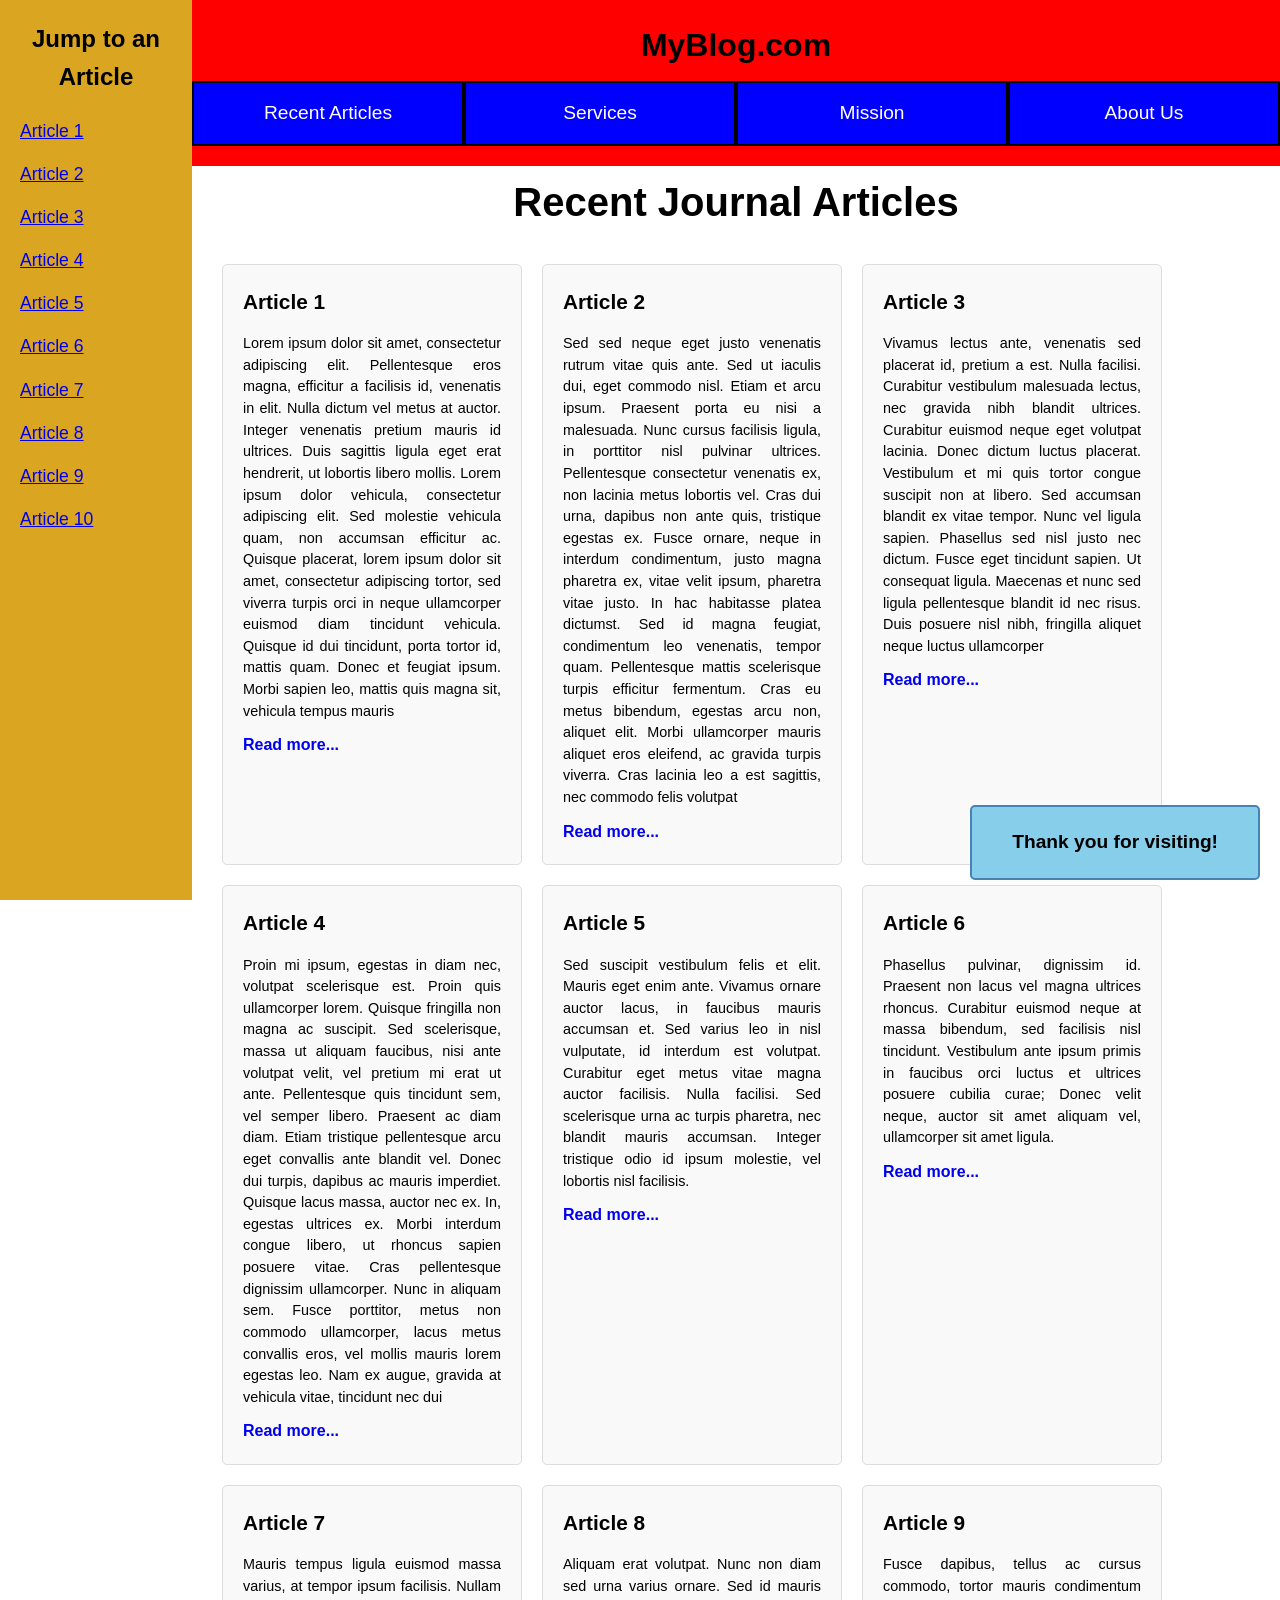
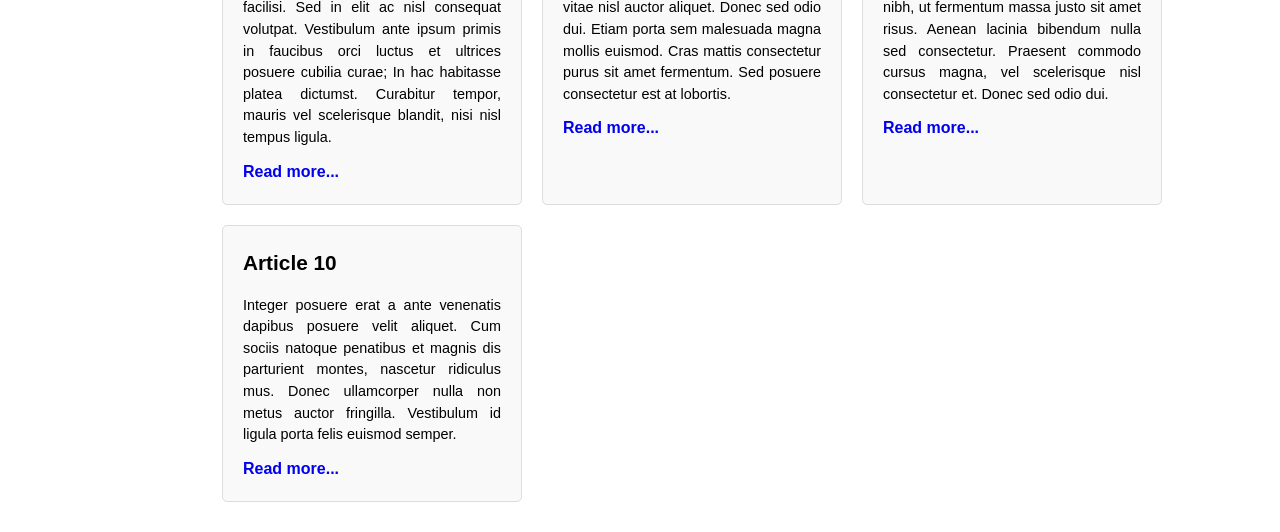
<file: CSSPositioning.html>
<!DOCTYPE html>
<html lang="en">
<head>
    <meta charset="UTF-8">
    <meta name="viewport" content="width=device-width, initial-scale=1.0">
    <title>MyBlog.com - CSS Positioning</title>
    <link rel="stylesheet" href="styles.css">
</head>
<body>
    <!-- Jump Menu - Fixed Left Sidebar -->
    <aside class="jump-menu">
        <h2>Jump to an Article</h2>
        <ul>
            <li><a href="#article1">Article 1</a></li>
            <li><a href="#article2">Article 2</a></li>
            <li><a href="#article3">Article 3</a></li>
            <li><a href="#article4">Article 4</a></li>
            <li><a href="#article5">Article 5</a></li>
            <li><a href="#article6">Article 6</a></li>
            <li><a href="#article7">Article 7</a></li>
            <li><a href="#article8">Article 8</a></li>
            <li><a href="#article9">Article 9</a></li>
            <li><a href="#article10">Article 10</a></li>
        </ul>
    </aside>

    <!-- Header - Fixed at Top -->
    <header>
        <h1>MyBlog.com</h1>
        <nav>
            <a href="#recent">Recent Articles</a>
            <a href="#services">Services</a>
            <a href="#mission">Mission</a>
            <a href="#about">About Us</a>
        </nav>
    </header>

    <!-- Main Content Area -->
    <main>
        <h2>Recent Journal Articles</h2>
        
        <div class="articles-container">
            <article id="article1">
                <h3>Article 1</h3>
                <p>Lorem ipsum dolor sit amet, consectetur adipiscing elit. Pellentesque eros magna, efficitur a facilisis id, venenatis in elit. Nulla dictum vel metus at auctor. Integer venenatis pretium mauris id ultrices. Duis sagittis ligula eget erat hendrerit, ut lobortis libero mollis. Lorem ipsum dolor vehicula, consectetur adipiscing elit. Sed molestie vehicula quam, non accumsan efficitur ac. Quisque placerat, lorem ipsum dolor sit amet, consectetur adipiscing tortor, sed viverra turpis orci in neque ullamcorper euismod diam tincidunt vehicula. Quisque id dui tincidunt, porta tortor id, mattis quam. Donec et feugiat ipsum. Morbi sapien leo, mattis quis magna sit, vehicula tempus mauris</p>
                <a href="#more1">Read more...</a>
            </article>

            <article id="article2">
                <h3>Article 2</h3>
                <p>Sed sed neque eget justo venenatis rutrum vitae quis ante. Sed ut iaculis dui, eget commodo nisl. Etiam et arcu ipsum. Praesent porta eu nisi a malesuada. Nunc cursus facilisis ligula, in porttitor nisl pulvinar ultrices. Pellentesque consectetur venenatis ex, non lacinia metus lobortis vel. Cras dui urna, dapibus non ante quis, tristique egestas ex. Fusce ornare, neque in interdum condimentum, justo magna pharetra ex, vitae velit ipsum, pharetra vitae justo. In hac habitasse platea dictumst. Sed id magna feugiat, condimentum leo venenatis, tempor quam. Pellentesque mattis scelerisque turpis efficitur fermentum. Cras eu metus bibendum, egestas arcu non, aliquet elit. Morbi ullamcorper mauris aliquet eros eleifend, ac gravida turpis viverra. Cras lacinia leo a est sagittis, nec commodo felis volutpat</p>
                <a href="#more2">Read more...</a>
            </article>

            <article id="article3">
                <h3>Article 3</h3>
                <p>Vivamus lectus ante, venenatis sed placerat id, pretium a est. Nulla facilisi. Curabitur vestibulum malesuada lectus, nec gravida nibh blandit ultrices. Curabitur euismod neque eget volutpat lacinia. Donec dictum luctus placerat. Vestibulum et mi quis tortor congue suscipit non at libero. Sed accumsan blandit ex vitae tempor. Nunc vel ligula sapien. Phasellus sed nisl justo nec dictum. Fusce eget tincidunt sapien. Ut consequat ligula. Maecenas et nunc sed ligula pellentesque blandit id nec risus. Duis posuere nisl nibh, fringilla aliquet neque luctus ullamcorper</p>
                <a href="#more3">Read more...</a>
            </article>

            <article id="article4">
                <h3>Article 4</h3>
                <p>Proin mi ipsum, egestas in diam nec, volutpat scelerisque est. Proin quis ullamcorper lorem. Quisque fringilla non magna ac suscipit. Sed scelerisque, massa ut aliquam faucibus, nisi ante volutpat velit, vel pretium mi erat ut ante. Pellentesque quis tincidunt sem, vel semper libero. Praesent ac diam diam. Etiam tristique pellentesque arcu eget convallis ante blandit vel. Donec dui turpis, dapibus ac mauris imperdiet. Quisque lacus massa, auctor nec ex. In, egestas ultrices ex. Morbi interdum congue libero, ut rhoncus sapien posuere vitae. Cras pellentesque dignissim ullamcorper. Nunc in aliquam sem. Fusce porttitor, metus non commodo ullamcorper, lacus metus convallis eros, vel mollis mauris lorem egestas leo. Nam ex augue, gravida at vehicula vitae, tincidunt nec dui</p>
                <a href="#more4">Read more...</a>
            </article>

            <article id="article5">
                <h3>Article 5</h3>
                <p>Sed suscipit vestibulum felis et elit. Mauris eget enim ante. Vivamus ornare auctor lacus, in faucibus mauris accumsan et. Sed varius leo in nisl vulputate, id interdum est volutpat. Curabitur eget metus vitae magna auctor facilisis. Nulla facilisi. Sed scelerisque urna ac turpis pharetra, nec blandit mauris accumsan. Integer tristique odio id ipsum molestie, vel lobortis nisl facilisis.</p>
                <a href="#more5">Read more...</a>
            </article>

            <article id="article6">
                <h3>Article 6</h3>
                <p>Phasellus pulvinar, dignissim id. Praesent non lacus vel magna ultrices rhoncus. Curabitur euismod neque at massa bibendum, sed facilisis nisl tincidunt. Vestibulum ante ipsum primis in faucibus orci luctus et ultrices posuere cubilia curae; Donec velit neque, auctor sit amet aliquam vel, ullamcorper sit amet ligula.</p>
                <a href="#more6">Read more...</a>
            </article>

            <article id="article7">
                <h3>Article 7</h3>
                <p>Mauris tempus ligula euismod massa varius, at tempor ipsum facilisis. Nullam facilisi. Sed in elit ac nisl consequat volutpat. Vestibulum ante ipsum primis in faucibus orci luctus et ultrices posuere cubilia curae; In hac habitasse platea dictumst. Curabitur tempor, mauris vel scelerisque blandit, nisi nisl tempus ligula.</p>
                <a href="#more7">Read more...</a>
            </article>

            <article id="article8">
                <h3>Article 8</h3>
                <p>Aliquam erat volutpat. Nunc non diam sed urna varius ornare. Sed id mauris vitae nisl auctor aliquet. Donec sed odio dui. Etiam porta sem malesuada magna mollis euismod. Cras mattis consectetur purus sit amet fermentum. Sed posuere consectetur est at lobortis.</p>
                <a href="#more8">Read more...</a>
            </article>

            <article id="article9">
                <h3>Article 9</h3>
                <p>Fusce dapibus, tellus ac cursus commodo, tortor mauris condimentum nibh, ut fermentum massa justo sit amet risus. Aenean lacinia bibendum nulla sed consectetur. Praesent commodo cursus magna, vel scelerisque nisl consectetur et. Donec sed odio dui.</p>
                <a href="#more9">Read more...</a>
            </article>

            <article id="article10">
                <h3>Article 10</h3>
                <p>Integer posuere erat a ante venenatis dapibus posuere velit aliquet. Cum sociis natoque penatibus et magnis dis parturient montes, nascetur ridiculus mus. Donec ullamcorper nulla non metus auctor fringilla. Vestibulum id ligula porta felis euismod semper.</p>
                <a href="#more10">Read more...</a>
            </article>
        </div>
    </main>

    <!-- Thank You Message - Fixed Bottom Right -->
    <div class="thank-you">
        Thank you for visiting!
    </div>
</body>
</html>
</file>
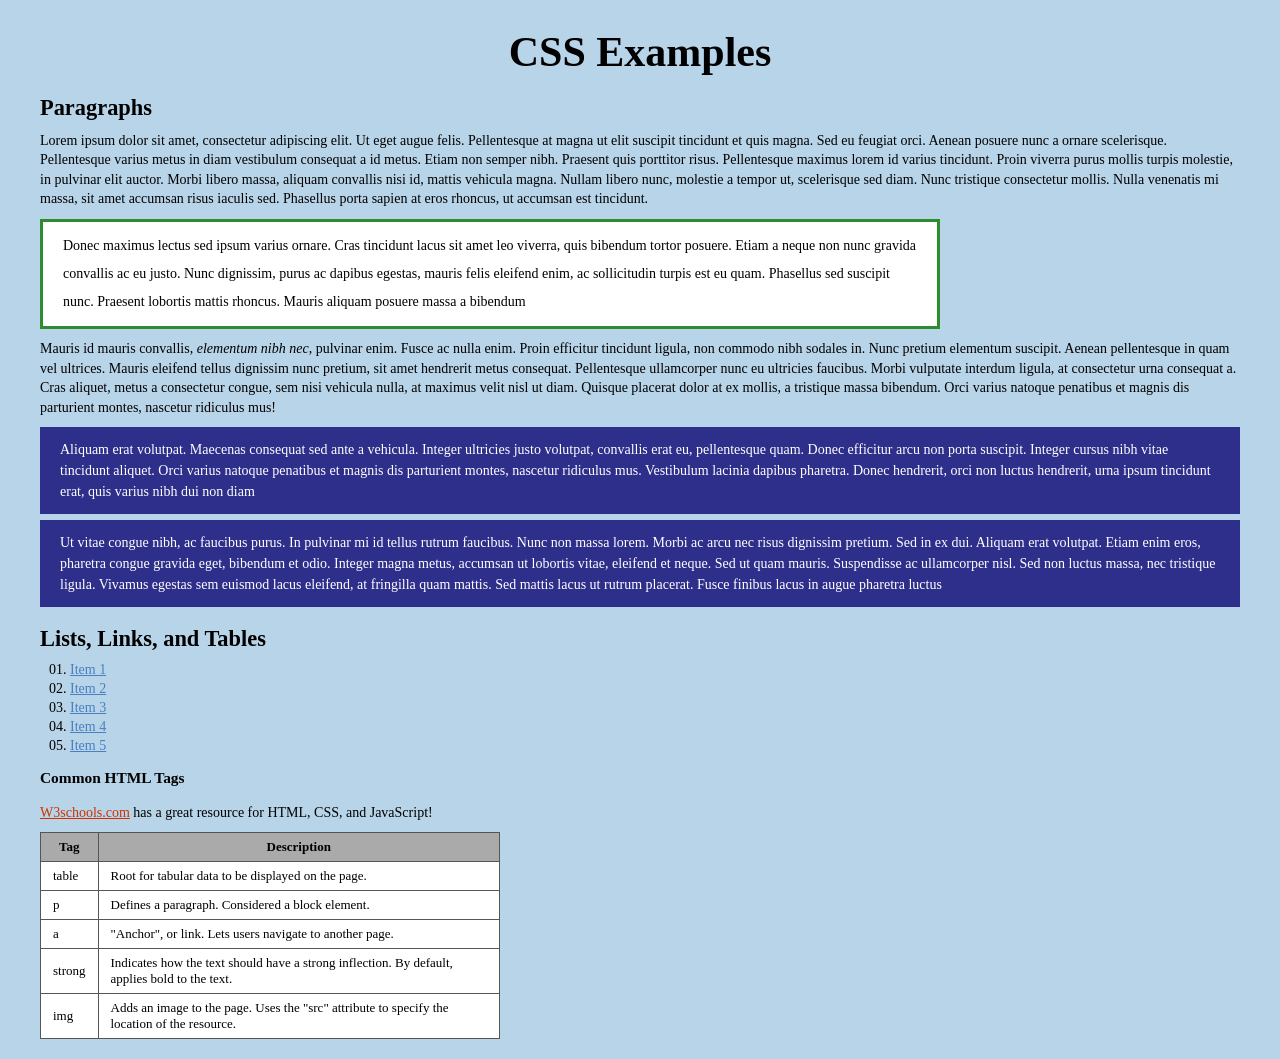
<file: first.html>
<!DOCTYPE html>

<html lang="en">
	<head>
		<title>CSS Examples</title>
		<link rel="stylesheet" href="5_css1.css">
	</head>
	
	<body>
		<h1>CSS Examples</h1>
		
		<article>
		<h2>Paragraphs</h2>
			<section>
				<p>Lorem ipsum dolor sit amet, consectetur adipiscing elit. Ut eget augue felis. Pellentesque at magna ut elit suscipit tincidunt et quis magna. Sed eu feugiat orci. Aenean posuere nunc a ornare scelerisque. Pellentesque varius metus in diam vestibulum consequat a id metus. Etiam non semper nibh. Praesent quis porttitor risus. Pellentesque maximus lorem id varius tincidunt. Proin viverra purus mollis turpis molestie, in pulvinar elit auctor. Morbi libero massa, aliquam convallis nisi id, mattis vehicula magna. Nullam libero nunc, molestie a tempor ut, scelerisque sed diam. Nunc tristique consectetur mollis. Nulla venenatis mi massa, sit amet accumsan risus iaculis sed. Phasellus porta sapien at eros rhoncus, ut accumsan est tincidunt.</p>
				<p id="paragraph2">Donec maximus lectus sed ipsum varius ornare. Cras tincidunt lacus sit amet leo viverra, quis bibendum tortor posuere. Etiam a neque non nunc gravida convallis ac eu justo. Nunc dignissim, purus ac dapibus egestas, mauris felis eleifend enim, ac sollicitudin turpis est eu quam. Phasellus sed suscipit nunc. Praesent lobortis mattis rhoncus. Mauris aliquam posuere massa a bibendum</p>
			</section>
			<section>
				<p>Mauris id mauris convallis, <em>elementum nibh nec</em>, pulvinar enim. Fusce ac nulla enim. Proin efficitur tincidunt ligula, non commodo nibh sodales in. Nunc pretium elementum suscipit. Aenean pellentesque in quam vel ultrices. Mauris eleifend tellus dignissim nunc pretium, sit amet hendrerit metus consequat. Pellentesque ullamcorper nunc eu ultricies faucibus. Morbi vulputate interdum ligula, at consectetur urna consequat a. Cras aliquet, metus a consectetur congue, sem nisi vehicula nulla, at maximus velit nisl ut diam. Quisque placerat dolor at ex mollis, a tristique massa bibendum. Orci varius natoque penatibus et magnis dis parturient montes, nascetur ridiculus mus!</p>
				<p class="blue">Aliquam erat volutpat. Maecenas consequat sed ante a vehicula. Integer ultricies justo volutpat, convallis erat eu, pellentesque quam. Donec efficitur arcu non porta suscipit. Integer cursus nibh vitae tincidunt aliquet. Orci varius natoque penatibus et magnis dis parturient montes, nascetur ridiculus mus. Vestibulum lacinia dapibus pharetra. Donec hendrerit, orci non luctus hendrerit, urna ipsum tincidunt erat, quis varius nibh dui non diam</p>
				<p class="blue">Ut vitae congue nibh, ac faucibus purus. In pulvinar mi id tellus rutrum faucibus. Nunc non massa lorem. Morbi ac arcu nec risus dignissim pretium. Sed in ex dui. Aliquam erat volutpat. Etiam enim eros, pharetra congue gravida eget, bibendum et odio. Integer magna metus, accumsan ut lobortis vitae, eleifend et neque. Sed ut quam mauris. Suspendisse ac ullamcorper nisl. Sed non luctus massa, nec tristique ligula. Vivamus egestas sem euismod lacus eleifend, at fringilla quam mattis. Sed mattis lacus ut rutrum placerat. Fusce finibus lacus in augue pharetra luctus</p>
			</section>
		</article>
		
		<article>
			<h2>Lists, Links, and Tables</h2>
			<ol>
				<li><a href="#">Item 1</a></li>
				<li><a href="#">Item 2</a></li>
				<li><a href="#">Item 3</a></li>
				<li><a href="#">Item 4</a></li>
				<li><a href="#">Item 5</a></li>
			</ol>
			
			<section>
				<h3>Common HTML Tags</h3>
				
				<p><a href="http://www.w3schools.com" target="_blank">W3schools.com</a> has a great resource for HTML, CSS, and JavaScript!</p>
				
				<table>
					<tr>
						<th>Tag</th><th>Description</th>
					</tr>
					<tr>
						<td>table</td><td>Root for tabular data to be displayed on the page.</td>
					</tr>
					<tr>
						<td>p</td><td>Defines a paragraph.  Considered a block element.</td>
					</tr>
					<tr>
						<td>a</td><td>"Anchor", or link.  Lets users navigate to another page.</td>
					</tr>
					<tr>
						<td>strong</td><td>Indicates how the text should have a strong inflection.  By default, applies bold to the text.</td>
					</tr>
					<tr>
						<td>img</td><td>Adds an image to the page.  Uses the "src" attribute to specify the location of the resource.</td>
					</tr>
				</table>
			</section>
			
		</article>
	</body>
</html>
</file>
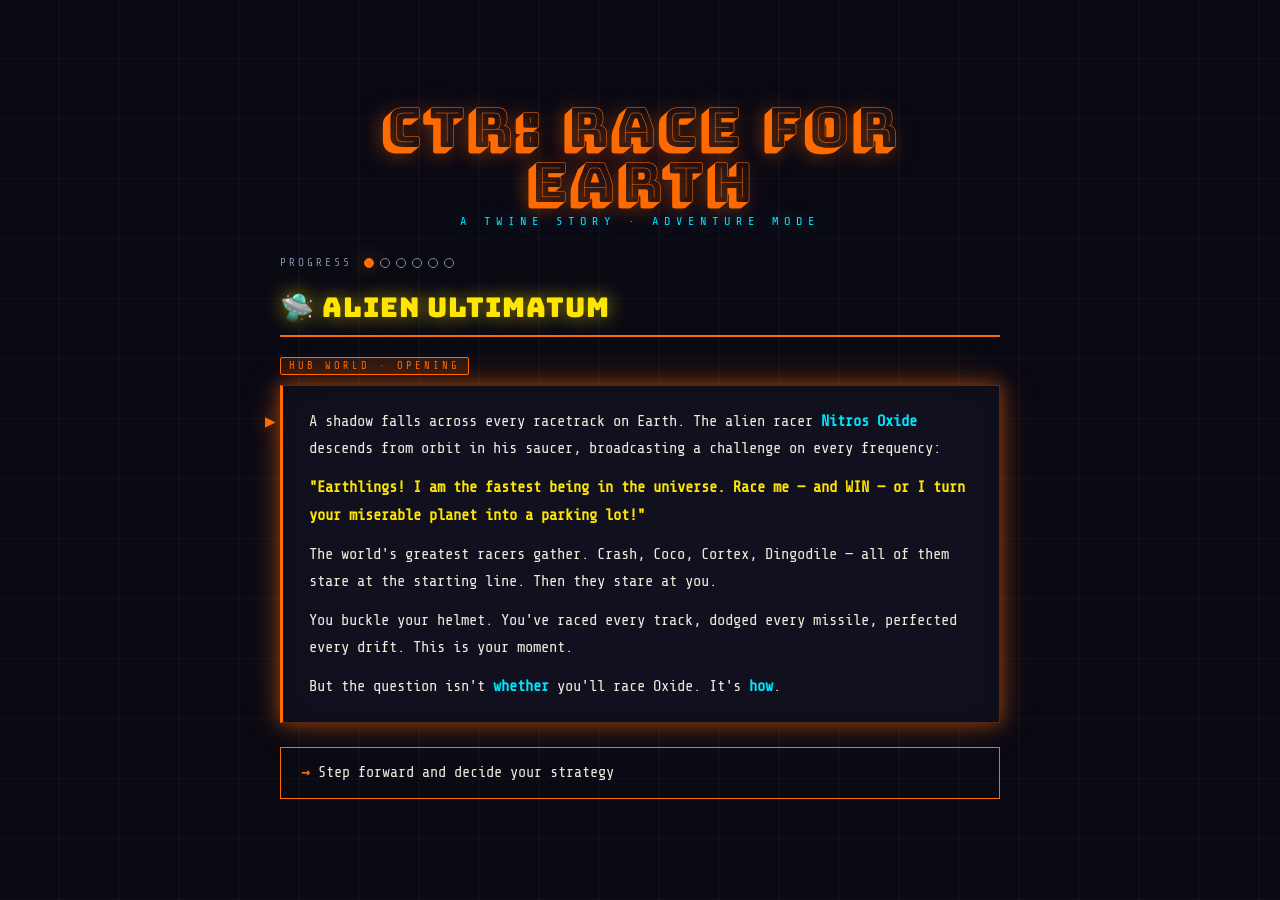
<file: hanna.html>
<!DOCTYPE html>
<html lang="en">
<head>
<meta charset="UTF-8">
<meta name="viewport" content="width=device-width, initial-scale=1.0">
<title>CTR: Race for Earth</title>
<style>
  @import url('https://fonts.googleapis.com/css2?family=Bungee&family=Bungee+Shade&family=Share+Tech+Mono&display=swap');

  :root {
    --bg: #0a0a14;
    --panel: #10101e;
    --border: #ff6b00;
    --accent1: #ff6b00;
    --accent2: #00e5ff;
    --accent3: #ffe600;
    --text: #f0eadc;
    --muted: #888aaa;
    --glow-o: 0 0 18px #ff6b0088, 0 0 40px #ff6b0033;
    --glow-b: 0 0 18px #00e5ff88, 0 0 40px #00e5ff33;
    --glow-y: 0 0 18px #ffe60088, 0 0 40px #ffe60033;
  }

  * { box-sizing: border-box; margin: 0; padding: 0; }

  body {
    background: var(--bg);
    color: var(--text);
    font-family: 'Share Tech Mono', monospace;
    min-height: 100vh;
    display: flex;
    align-items: center;
    justify-content: center;
    overflow-x: hidden;
    position: relative;
  }

  /* Animated racetrack lines background */
  body::before {
    content: '';
    position: fixed;
    inset: 0;
    background:
      repeating-linear-gradient(90deg, transparent 0px, transparent 58px, #ffffff06 58px, #ffffff06 60px),
      repeating-linear-gradient(180deg, transparent 0px, transparent 58px, #ffffff04 58px, #ffffff04 60px);
    pointer-events: none;
    z-index: 0;
  }

  .scanlines {
    position: fixed;
    inset: 0;
    background: repeating-linear-gradient(0deg, transparent, transparent 3px, #00000018 3px, #00000018 4px);
    pointer-events: none;
    z-index: 1;
  }

  #game {
    position: relative;
    z-index: 2;
    width: 100%;
    max-width: 760px;
    padding: 20px;
  }

  .passage {
    display: none;
    animation: fadeIn 0.4s ease;
  }
  .passage.active { display: block; }

  @keyframes fadeIn {
    from { opacity: 0; transform: translateY(12px); }
    to   { opacity: 1; transform: translateY(0); }
  }

  /* Header strip */
  .game-header {
    text-align: center;
    margin-bottom: 28px;
  }
  .game-header .logo {
    font-family: 'Bungee Shade', cursive;
    font-size: clamp(2rem, 6vw, 3.4rem);
    color: var(--accent1);
    text-shadow: var(--glow-o);
    letter-spacing: 2px;
    line-height: 1;
  }
  .game-header .sub {
    font-size: 0.75rem;
    color: var(--accent2);
    letter-spacing: 6px;
    text-transform: uppercase;
    margin-top: 4px;
    text-shadow: var(--glow-b);
  }

  /* Passage title */
  .ptitle {
    font-family: 'Bungee', cursive;
    font-size: clamp(1.2rem, 3.5vw, 1.7rem);
    color: var(--accent3);
    text-shadow: var(--glow-y);
    margin-bottom: 18px;
    padding-bottom: 10px;
    border-bottom: 2px solid var(--accent1);
    letter-spacing: 1px;
  }

  /* Content box */
  .pbox {
    background: var(--panel);
    border: 1px solid #ff6b0044;
    border-left: 3px solid var(--accent1);
    padding: 22px 26px;
    margin-bottom: 24px;
    line-height: 1.75;
    font-size: 0.97rem;
    position: relative;
    box-shadow: inset 0 0 30px #00000033, var(--glow-o);
  }
  .pbox::before {
    content: '▶';
    position: absolute;
    top: 20px;
    left: -18px;
    color: var(--accent1);
    font-size: 1.1rem;
    text-shadow: var(--glow-o);
  }

  .pbox p + p { margin-top: 12px; }

  em { color: var(--accent2); font-style: normal; font-weight: bold; }
  strong { color: var(--accent3); }

  /* Choices */
  .choices { display: flex; flex-direction: column; gap: 12px; }

  .choice-btn {
    background: transparent;
    border: 1px solid var(--accent1);
    color: var(--text);
    font-family: 'Share Tech Mono', monospace;
    font-size: 0.95rem;
    padding: 14px 20px;
    text-align: left;
    cursor: pointer;
    position: relative;
    transition: all 0.18s ease;
    line-height: 1.4;
  }
  .choice-btn::before {
    content: '→ ';
    color: var(--accent1);
    font-weight: bold;
  }
  .choice-btn:hover {
    background: #ff6b0018;
    border-color: var(--accent3);
    color: var(--accent3);
    box-shadow: var(--glow-o);
    transform: translateX(4px);
  }
  .choice-btn:hover::before { color: var(--accent3); }

  .choice-btn.blue {
    border-color: var(--accent2);
  }
  .choice-btn.blue::before { color: var(--accent2); }
  .choice-btn.blue:hover {
    background: #00e5ff18;
    border-color: var(--accent2);
    color: var(--accent2);
    box-shadow: var(--glow-b);
  }

  /* Ending box */
  .ending-box {
    background: #0a0a14;
    border: 2px solid var(--accent3);
    padding: 20px 24px;
    margin-top: 20px;
    text-align: center;
    box-shadow: var(--glow-y);
  }
  .ending-label {
    font-family: 'Bungee', cursive;
    font-size: 0.75rem;
    letter-spacing: 6px;
    color: var(--accent3);
    text-transform: uppercase;
    margin-bottom: 8px;
  }
  .ending-title {
    font-family: 'Bungee', cursive;
    font-size: 1.5rem;
    color: var(--accent1);
    text-shadow: var(--glow-o);
    margin-bottom: 10px;
  }
  .ending-desc {
    font-size: 0.9rem;
    color: var(--muted);
    line-height: 1.6;
    margin-bottom: 16px;
  }

  .restart-btn {
    background: var(--accent1);
    border: none;
    color: #000;
    font-family: 'Bungee', cursive;
    font-size: 0.9rem;
    padding: 12px 28px;
    cursor: pointer;
    letter-spacing: 2px;
    transition: all 0.18s;
    box-shadow: var(--glow-o);
  }
  .restart-btn:hover {
    background: var(--accent3);
    box-shadow: var(--glow-y);
    transform: scale(1.05);
  }

  /* Progress bar */
  .progress-strip {
    display: flex;
    gap: 6px;
    margin-bottom: 20px;
    align-items: center;
  }
  .progress-label {
    font-size: 0.7rem;
    color: var(--muted);
    letter-spacing: 3px;
    text-transform: uppercase;
    margin-right: 6px;
    flex-shrink: 0;
  }
  .prog-dot {
    width: 10px; height: 10px;
    border: 1px solid var(--muted);
    border-radius: 50%;
    transition: all 0.3s;
  }
  .prog-dot.lit {
    background: var(--accent1);
    border-color: var(--accent1);
    box-shadow: var(--glow-o);
  }

  /* Flavor tags */
  .tag {
    display: inline-block;
    font-size: 0.65rem;
    letter-spacing: 3px;
    text-transform: uppercase;
    padding: 2px 8px;
    margin-bottom: 10px;
    border-radius: 2px;
  }
  .tag-hub  { background: #ff6b0022; color: var(--accent1); border: 1px solid var(--accent1); }
  .tag-race { background: #00e5ff22; color: var(--accent2); border: 1px solid var(--accent2); }
  .tag-boss { background: #ffe60022; color: var(--accent3); border: 1px solid var(--accent3); }

  /* Speed lines decoration */
  .speed-line {
    height: 2px;
    background: linear-gradient(90deg, transparent, var(--accent1), transparent);
    margin: 18px 0;
    opacity: 0.4;
  }

  /* Responsive */
  @media (max-width: 540px) {
    .pbox { padding: 16px 18px; }
    .choice-btn { font-size: 0.85rem; padding: 12px 14px; }
  }
</style>
</head>
<body>
<div class="scanlines"></div>
<div id="game">
  <div class="game-header">
    <div class="logo">CTR: RACE FOR EARTH</div>
    <div class="sub">A Twine Story · Adventure Mode</div>
  </div>
  <div class="progress-strip">
    <span class="progress-label">Progress</span>
    <div class="prog-dot" id="pd1"></div>
    <div class="prog-dot" id="pd2"></div>
    <div class="prog-dot" id="pd3"></div>
    <div class="prog-dot" id="pd4"></div>
    <div class="prog-dot" id="pd5"></div>
    <div class="prog-dot" id="pd6"></div>
  </div>

  <!-- ===== PASSAGE 1: INTRO ===== -->
  <div class="passage active" id="p-intro">
    <div class="ptitle">🛸 Alien Ultimatum</div>
    <span class="tag tag-hub">Hub World · Opening</span>
    <div class="pbox">
      <p>A shadow falls across every racetrack on Earth. The alien racer <em>Nitros Oxide</em> descends from orbit in his saucer, broadcasting a challenge on every frequency:</p>
      <p><strong>"Earthlings! I am the fastest being in the universe. Race me — and WIN — or I turn your miserable planet into a parking lot!"</strong></p>
      <p>The world's greatest racers gather. Crash, Coco, Cortex, Dingodile — all of them stare at the starting line. Then they stare at you.</p>
      <p>You buckle your helmet. You've raced every track, dodged every missile, perfected every drift. This is your moment.</p>
      <p>But the question isn't <em>whether</em> you'll race Oxide. It's <em>how</em>.</p>
    </div>
    <div class="choices">
      <button class="choice-btn" onclick="goto('p-approach')">Step forward and decide your strategy</button>
    </div>
  </div>

  <!-- ===== PASSAGE 2: APPROACH CHOICE ===== -->
  <div class="passage" id="p-approach">
    <div class="ptitle">⚑ Decision Point 1 — Your Approach</div>
    <span class="tag tag-hub">Hub World · Strategy</span>
    <div class="pbox">
      <p>Oxide has set a condition: collect <strong>four trophies</strong> from across the hub worlds to earn the right to face him. Nothing more is required.</p>
      <p>But scattered across every track are <em>relics</em>, <em>CTR tokens</em>, and hidden time trials — challenges that push every racer to the absolute limit.</p>
      <p>You weigh your options. The planet's fate hangs in the balance, but so does your legacy.</p>
    </div>
    <div class="choices">
      <button class="choice-btn" onclick="goto('p-trophy-focus')">Race fast — grab the four trophies and face Oxide now</button>
      <button class="choice-btn blue" onclick="goto('p-complete-route')">Go full completionist — master every challenge first</button>
    </div>
  </div>

  <!-- ============================= -->
  <!--  PATH A: TROPHY FOCUS         -->
  <!-- ============================= -->

  <!-- PASSAGE 3A: Trophy Focus -->
  <div class="passage" id="p-trophy-focus">
    <div class="ptitle">🏆 Trophy Focus — The Fast Lane</div>
    <span class="tag tag-race">Gem Cup · N. Sanity Beach</span>
    <div class="pbox">
      <p>You tear through the first hub world, <em>N. Sanity Beach</em>, ignoring the relic ghosts haunting side passages and the token challenges blinking from the cliff faces.</p>
      <p>First trophy. Then second. You're in the zone — no distractions, no detours. The other racers watch you blur past with a mix of admiration and concern.</p>
      <p>By the time you arrive at the <strong>Glacier Park</strong> hub, you've collected three trophies and Oxide's arena is blinking on your map. One more cup to go.</p>
      <p>But something nags at you. You notice a set of <em>relic pads</em> glowing at the entrance to an ancient track. It would only take a few extra minutes…</p>
    </div>
    <div class="choices">
      <button class="choice-btn" onclick="goto('p-rush-oxide')">Ignore the relics — charge straight to the fourth trophy and challenge Oxide</button>
      <button class="choice-btn blue" onclick="goto('p-trophy-detour')">Do a quick detour: grab the relics before the final trophy race</button>
    </div>
  </div>

  <!-- PASSAGE 4A: Rush to Oxide -->
  <div class="passage" id="p-rush-oxide">
    <div class="ptitle">🚀 No Looking Back</div>
    <span class="tag tag-race">Glacier Park · Final Trophy</span>
    <div class="pbox">
      <p>You shake off the temptation. Earth needs saving <em>now</em>. You blast through the final cup race, drifting every corner perfectly, boosting through every shortcut.</p>
      <p>Fourth trophy secured. Oxide's challenge portal <strong>opens with a blinding flash</strong>.</p>
      <p>You gun the engine and drive straight into it.</p>
    </div>
    <div class="choices">
      <button class="choice-btn" onclick="goto('p-oxide-race-a')">Race Nitros Oxide on the Oxide Station track</button>
    </div>
  </div>

  <!-- PASSAGE 5A: Oxide Race (Path A) -->
  <div class="passage" id="p-oxide-race-a">
    <div class="ptitle">👾 Final Race — Oxide Station</div>
    <span class="tag tag-boss">Boss Race · Nitros Oxide</span>
    <div class="pbox">
      <p>Oxide's circuit is a nightmare — anti-gravity banks, plasma beams, and a track surface slicker than ice. His kart is powered by alien technology you've never seen.</p>
      <p>You're good. You're really good. But <em>you haven't practiced the precision turns</em> that deep relic runs would've sharpened.</p>
      <p>The race is brutal. Oxide leads for two full laps. On the final stretch, you find one last burst of speed — a desperate power slide that sends you across the finish line just inches ahead.</p>
      <p><strong>You win.</strong> Barely.</p>
      <p>Oxide sputters. His saucer retreats. Earth is safe.</p>
    </div>
    <div class="choices">
      <button class="choice-btn" onclick="goto('p-end-hollow')">See your ending</button>
    </div>
  </div>

  <!-- PASSAGE: Trophy Detour (Decision Point 2B under Path A) -->
  <div class="passage" id="p-trophy-detour">
    <div class="ptitle">⏱ Quick Relic Run</div>
    <span class="tag tag-race">Side Challenge · Glacier Park</span>
    <div class="pbox">
      <p>You swing off the main route and hit the relic pad. The ghost of a previous racer shimmers ahead — you have to beat their time across the track while avoiding crates.</p>
      <p>Two relics. Three. You find your rhythm and snag a <strong>Platinum Relic</strong> — something you didn't expect. The side tunnel spits you back out near the trophy race entrance, sharper and faster than before.</p>
    </div>
    <div class="choices">
      <button class="choice-btn" onclick="goto('p-trophy-train')">Use this momentum — keep training before challenging Oxide</button>
      <button class="choice-btn blue" onclick="goto('p-oxide-race-a')">You're warmed up — head straight to Oxide now</button>
    </div>
  </div>

  <!-- PASSAGE: Trophy Train (Decision Point 3 under Path A expanded branch) -->
  <div class="passage" id="p-trophy-train">
    <div class="ptitle">🔥 Decision Point 3 — Sharpen Your Edge</div>
    <span class="tag tag-race">Time Trials · Multiple Tracks</span>
    <div class="pbox">
      <p>You spend the next stretch running time trials on the tracks you rushed through earlier. Each lap teaches you something new — a hidden shortcut here, a perfect drift angle there.</p>
      <p>The other racers clock your improvement. Even Coco nods in grudging respect.</p>
      <p>You've now beaten three track ghosts and earned two extra relics. Your kart feels <em>dialed in</em>. But Oxide is waiting, and every hour you train is an hour his saucer looms overhead.</p>
    </div>
    <div class="choices">
      <button class="choice-btn" onclick="goto('p-oxide-race-b')">You've done enough — challenge Oxide now</button>
      <button class="choice-btn blue" onclick="goto('p-trophy-overconfident')">Push harder — grind until you feel truly unbeatable</button>
    </div>
  </div>

  <!-- PASSAGE: Overconfident grind (Path A expanded leaf) -->
  <div class="passage" id="p-trophy-overconfident">
    <div class="ptitle">⚠ Too Much of a Good Thing</div>
    <span class="tag tag-race">Late Training · Fatigue</span>
    <div class="pbox">
      <p>Hours blur together. You run the same tracks over and over, chasing ghost times that keep getting shorter by milliseconds.</p>
      <p>When you finally enter Oxide's portal, your wrists are stiff and your focus is frayed. The race starts — you're fast, technically perfect — but <em>the spark is gone</em>.</p>
      <p>You win on muscle memory alone. Oxide is beaten. Earth is saved. But you don't feel joy — just exhaustion.</p>
    </div>
    <div class="choices">
      <button class="choice-btn" onclick="goto('p-end-burnout')">See your ending</button>
    </div>
  </div>

  <!-- PASSAGE: Oxide Race B (trained, but not full) -->
  <div class="passage" id="p-oxide-race-b">
    <div class="ptitle">👾 Final Race — Oxide Station (Prepared)</div>
    <span class="tag tag-boss">Boss Race · Nitros Oxide</span>
    <div class="pbox">
      <p>The portal opens. Oxide grins from behind his visor — six eyes gleaming with contempt.</p>
      <p>The race is everything you prepared for. Hard banks. Plasma walls. Invisible boost pads that only reveal themselves to racers who've studied the track.</p>
      <p>You studied. You know exactly where to cut the corners. You hit every boost perfectly. Oxide pushes back on lap three, unleashing a burst of alien speed — but your extra relic training shaved just enough off your lap times.</p>
      <p><strong>You cross the line. Champion.</strong> It wasn't easy. But it was <em>earned</em>.</p>
    </div>
    <div class="choices">
      <button class="choice-btn" onclick="goto('p-end-narrow')">See your ending</button>
    </div>
  </div>

  <!-- ============================= -->
  <!--  PATH B: COMPLETIONIST        -->
  <!-- ============================= -->

  <!-- PASSAGE 3B: Complete Route -->
  <div class="passage" id="p-complete-route">
    <div class="ptitle">🗺 Completionist Route — Every Challenge</div>
    <span class="tag tag-hub">Hub World · Deep Dive</span>
    <div class="pbox">
      <p>You don't just race. You <em>hunt</em>. Relic pads. Token challenges. Hidden warp rooms. Crystal caves. You methodically work through every corner of every hub world.</p>
      <p>Days pass. You collect relics from <strong>Papu's Pyramid</strong>, earn all three tokens on <strong>Dingo Canyon</strong>, discover the secret shortcut in <strong>Cortex Castle</strong>.</p>
      <p>The other racers are impressed. Some join you for extra laps. Oxide, watching from orbit, seems… unsettled.</p>
      <p>You've gathered trophies, relics, and a bag of rare CTR tokens. Now a new door appears in the hub world — a hidden warp room unlocked only by those who truly explored.</p>
    </div>
    <div class="choices">
      <button class="choice-btn" onclick="goto('p-warp-room')">Enter the secret warp room</button>
      <button class="choice-btn blue" onclick="goto('p-complete-choice2')">Skip the warp room — face Oxide now</button>
    </div>
  </div>

  <!-- PASSAGE: Secret Warp Room (Decision Point 2B) -->
  <div class="passage" id="p-warp-room">
    <div class="ptitle">🌀 The Secret Warp Room</div>
    <span class="tag tag-hub">Hidden Area · Bonus Tracks</span>
    <div class="pbox">
      <p>The warp room hums with strange energy. Three bonus tracks pulse on the teleporters — tracks that don't appear in any standard cup. These are the <em>developer's trials</em>, the hidden gauntlet left for only the most devoted racers.</p>
      <p>You step up to the first pad. A skull icon flashes. These tracks are <strong>brutal</strong>.</p>
    </div>
    <div class="choices">
      <button class="choice-btn" onclick="goto('p-warp-all-three')">Race all three hidden tracks</button>
      <button class="choice-btn blue" onclick="goto('p-warp-one')">Race one track, then head to Oxide</button>
    </div>
  </div>

  <!-- PASSAGE: Warp — Race One -->
  <div class="passage" id="p-warp-one">
    <div class="ptitle">💎 One Last Trial</div>
    <span class="tag tag-race">Bonus Track · One Clear</span>
    <div class="pbox">
      <p>You choose the hardest-looking track and run it once. It's a twisted, narrow circuit with bouncing TNT crates and walls that <em>breathe</em>. You barely survive. But you finish first.</p>
      <p>A gem glints on the finish line — a <strong>hidden gem</strong>, the rarest collectible. You pocket it. Time to end this.</p>
    </div>
    <div class="choices">
      <button class="choice-btn" onclick="goto('p-oxide-race-c')">Challenge Nitros Oxide — you're ready</button>
    </div>
  </div>

  <!-- PASSAGE: Warp — All Three -->
  <div class="passage" id="p-warp-all-three">
    <div class="ptitle">🏅 Decision Point 4 — The Full Gauntlet</div>
    <span class="tag tag-race">Bonus Tracks · Three Clears</span>
    <div class="pbox">
      <p>Three tracks. Three victories. You survive lava fields, underwater caverns, and a track that loops through the inside of a crashed spaceship.</p>
      <p>After the third finish line, the warp room glows gold. An <em>extra key</em> appears — a reward for completing the full gauntlet. You hold it up. It hums.</p>
      <p>Back in the hub, you notice one last door. A door nobody else opened. The key fits.</p>
    </div>
    <div class="choices">
      <button class="choice-btn" onclick="goto('p-true-arena')">Open the door and face the True Arena before Oxide</button>
      <button class="choice-btn blue" onclick="goto('p-oxide-race-c')">You've proven enough — go challenge Oxide directly</button>
    </div>
  </div>

  <!-- PASSAGE: True Arena -->
  <div class="passage" id="p-true-arena">
    <div class="ptitle">⚡ The True Arena</div>
    <span class="tag tag-boss">Hidden Challenge · Final Test</span>
    <div class="pbox">
      <p>Inside the door is a single track — unmarked on any map. No ghost. No timer. Just you and a nameless racer in a pitch-black kart.</p>
      <p>Three laps. The nameless racer matches every move you make. Drafts every drift. Mirrors every boost.</p>
      <p>On the final corner, you find something you didn't know you had — a line nobody taught you. A perfect, improvised apex that shaves a fraction of a second. <em>It's enough.</em></p>
      <p>The black kart stops. The arena goes silent. You exhale.</p>
      <p>You are ready for Oxide. You are ready for anything.</p>
    </div>
    <div class="choices">
      <button class="choice-btn" onclick="goto('p-oxide-race-final')">Enter Oxide's portal — claim your destiny</button>
    </div>
  </div>

  <!-- PASSAGE: Complete Choice 2 (Skip warp) -->
  <div class="passage" id="p-complete-choice2">
    <div class="ptitle">⏩ Decision Point 2 — Ready Enough?</div>
    <span class="tag tag-hub">Hub World · Pre-Boss</span>
    <div class="pbox">
      <p>You've collected relics from eight tracks, all three CTR tokens on six circuits, and won every trophy cup. Oxide's portal glows ahead.</p>
      <p>But glancing at your stats screen, you notice your <em>best lap times</em> are still a few tenths off the world records. A nagging voice asks: <em>is this enough?</em></p>
    </div>
    <div class="choices">
      <button class="choice-btn" onclick="goto('p-oxide-race-c')">Yes — drive into the portal and race Oxide</button>
      <button class="choice-btn blue" onclick="goto('p-endless-search')">No — keep chasing perfection a little longer</button>
    </div>
  </div>

  <!-- PASSAGE: Endless search -->
  <div class="passage" id="p-endless-search">
    <div class="ptitle">🔁 The Endless Loop</div>
    <span class="tag tag-race">Perfection Spiral</span>
    <div class="pbox">
      <p>You tell yourself: <em>just one more relic. Just one more token. Just one better lap time.</em></p>
      <p>A week passes. Two weeks. Oxide's portal still glows. The other racers urge you to go.</p>
      <p>You can't. There's always something slightly better you could do. Another tenth of a second. Another gem shard. The game never truly ends — and neither, it seems, do you.</p>
    </div>
    <div class="choices">
      <button class="choice-btn" onclick="goto('p-end-endless')">See your ending</button>
    </div>
  </div>

  <!-- PASSAGE: Oxide Race C (Completionist) -->
  <div class="passage" id="p-oxide-race-c">
    <div class="ptitle">👾 Final Race — Oxide Station (Veteran)</div>
    <span class="tag tag-boss">Boss Race · Nitros Oxide</span>
    <div class="pbox">
      <p>Every track you've mastered has led to this moment. Oxide sneers as your kart lines up. He clearly underestimates you.</p>
      <p>That is his mistake.</p>
      <p>You read every corner before it arrives. Your muscle memory handles the plasma banks while your mind stays calm. When Oxide unleashes his alien boost, you've already prepared your counter — a perfect draft that slingshots you ahead.</p>
      <p>Lap three. Final straight. You're <em>three kart lengths ahead</em>. Oxide screams in fury. You cross the line.</p>
      <p><strong>Earth is saved. You are its champion.</strong></p>
    </div>
    <div class="choices">
      <button class="choice-btn" onclick="goto('p-end-true')">See your ending</button>
    </div>
  </div>

  <!-- PASSAGE: Oxide Race FINAL (True Arena path) -->
  <div class="passage" id="p-oxide-race-final">
    <div class="ptitle">🌟 Final Race — Oxide Station (Legendary)</div>
    <span class="tag tag-boss">Boss Race · Nitros Oxide</span>
    <div class="pbox">
      <p>The portal opens onto Oxide's station — gleaming chrome, crackling plasma walls, the hum of alien engines.</p>
      <p>Oxide takes one look at your kart. His six eyes narrow. <em>He feels it.</em> The quiet certainty radiating from your posture. He has faced champions before. He has never faced this.</p>
      <p>You race. Every corner is a brushstroke. Every drift is a sentence. The True Arena taught you the line nobody knows, and you use it twice — once on lap one, once on lap three, where it matters most.</p>
      <p>Oxide's alien boost fires. He's still two seconds behind.</p>
      <p>You cross the finish line. The station goes silent. Oxide's saucer hangs motionless. Then, slowly, it turns and departs.</p>
      <p><em>No words. No argument. Just acknowledgment.</em></p>
    </div>
    <div class="choices">
      <button class="choice-btn" onclick="goto('p-end-legend')">See your ending</button>
    </div>
  </div>

  <!-- ============================= -->
  <!--  ENDINGS                      -->
  <!-- ============================= -->

  <!-- ENDING A: Hollow Victory -->
  <div class="passage" id="p-end-hollow">
    <div class="ptitle">🏁 The End</div>
    <div class="pbox">
      <p>The world erupts in celebration. Streamers fall. Crowds cheer. Oxide's saucer retreats into the stars.</p>
      <p>You stand on the podium, trophy in hand. But your eyes drift to the hub worlds — the relic pads still glowing, the token challenges still unclaimed. The game isn't finished. <em>You</em> aren't finished.</p>
      <p>But the planet is safe, and sometimes that's enough.</p>
    </div>
    <div class="ending-box">
      <div class="ending-label">Ending A</div>
      <div class="ending-title">Hollow Victory</div>
      <div class="ending-desc">You saved the Earth, but you know the full story wasn't told. The relics and tokens remain, waiting. Maybe someday you'll go back.</div>
      <button class="restart-btn" onclick="restart()">▶ RACE AGAIN</button>
    </div>
  </div>

  <!-- ENDING B: Narrow Champion -->
  <div class="passage" id="p-end-narrow">
    <div class="ptitle">🏁 The End</div>
    <div class="pbox">
      <p>The crowd goes wild. You climbed into that final race a little more prepared than you were an hour ago — and it made all the difference.</p>
      <p>Oxide doesn't stay to argue. He's never lost by less. He'll be back, you think. And when he is, you'll be ready.</p>
    </div>
    <div class="ending-box">
      <div class="ending-label">Ending B</div>
      <div class="ending-title">Narrow Champion</div>
      <div class="ending-desc">You detoured just enough to sharpen your edge — and crossed the line by the skin of your teeth. A victory built from last-minute preparation.</div>
      <button class="restart-btn" onclick="restart()">▶ RACE AGAIN</button>
    </div>
  </div>

  <!-- ENDING C: True Champion -->
  <div class="passage" id="p-end-true">
    <div class="ptitle">🏁 The End</div>
    <div class="pbox">
      <p>When the celebration dies down, the other racers tell the story of how you beat Oxide. They talk about your relics. Your tokens. The tracks you ran alone at dawn.</p>
      <p>You didn't just win. You <em>mastered</em> the game. Every corner, every shortcut, every secret. Earth was never truly at risk — because you were always going to be ready.</p>
    </div>
    <div class="ending-box">
      <div class="ending-label">Ending C</div>
      <div class="ending-title">True Champion</div>
      <div class="ending-desc">Completionist and conqueror. You finished what the game was truly asking of you, and Oxide never stood a chance.</div>
      <button class="restart-btn" onclick="restart()">▶ RACE AGAIN</button>
    </div>
  </div>

  <!-- ENDING D: Endless Challenger -->
  <div class="passage" id="p-end-endless">
    <div class="ptitle">🏁 The End</div>
    <div class="pbox">
      <p>Oxide eventually leaves. Not because you beat him — but because he got bored waiting.</p>
      <p>Earth is saved by default. You're still on track four, chasing a ghost timer by eight milliseconds.</p>
      <p>The other racers wave goodbye. You don't notice. You're restarting the lap.</p>
    </div>
    <div class="ending-box">
      <div class="ending-label">Ending D</div>
      <div class="ending-title">Endless Challenger</div>
      <div class="ending-desc">Perfection is a horizon — always visible, never reachable. You chose the journey over the destination, and the journey never ends.</div>
      <button class="restart-btn" onclick="restart()">▶ RACE AGAIN</button>
    </div>
  </div>

  <!-- ENDING E: Burnout -->
  <div class="passage" id="p-end-burnout">
    <div class="ptitle">🏁 The End</div>
    <div class="pbox">
      <p>You win. Of course you win. You know every track by heart at this point. Oxide puts up a decent fight.</p>
      <p>But standing on the podium, all you feel is the ache in your hands and a deep desire to <em>never see a racetrack again</em>.</p>
      <p>You hang up your helmet for a month. When you come back, the tracks feel new again. Maybe that's the real lesson.</p>
    </div>
    <div class="ending-box">
      <div class="ending-label">Ending E</div>
      <div class="ending-title">Burnout</div>
      <div class="ending-desc">You over-prepared until the joy drained away. Victory tasted like nothing. Sometimes knowing when to stop is the hardest skill of all.</div>
      <button class="restart-btn" onclick="restart()">▶ RACE AGAIN</button>
    </div>
  </div>

  <!-- ENDING F: Legend -->
  <div class="passage" id="p-end-legend">
    <div class="ptitle">🏁 The End</div>
    <div class="pbox">
      <p>They will tell this story for generations. Not just that you beat Oxide — but <em>how</em>. The hidden door. The nameless arena. The line nobody knew.</p>
      <p>Crash hangs a banner in the hub world. <em>"Earth's Racer."</em> No name needed. Just the legend.</p>
      <p>Oxide's broadcast frequency, still active, transmits one final message across the galaxy: <em>"This planet is not to be touched."</em></p>
    </div>
    <div class="ending-box">
      <div class="ending-label">Ending F</div>
      <div class="ending-title">Legend of Earth</div>
      <div class="ending-desc">The rarest ending. You found the hidden path, conquered the secret arena, and achieved something no alien ever expected: a racer who transcended the game itself.</div>
      <button class="restart-btn" onclick="restart()">▶ RACE AGAIN</button>
    </div>
  </div>

</div>

<script>
  const progressMap = {
    'p-intro': 1,
    'p-approach': 2,
    'p-trophy-focus': 3,
    'p-complete-route': 3,
    'p-rush-oxide': 4,
    'p-trophy-detour': 4,
    'p-complete-choice2': 4,
    'p-warp-room': 4,
    'p-warp-one': 5,
    'p-warp-all-three': 5,
    'p-trophy-train': 5,
    'p-trophy-overconfident': 5,
    'p-true-arena': 5,
    'p-endless-search': 5,
    'p-oxide-race-a': 5,
    'p-oxide-race-b': 5,
    'p-oxide-race-c': 5,
    'p-oxide-race-final': 5,
    'p-end-hollow': 6,
    'p-end-narrow': 6,
    'p-end-true': 6,
    'p-end-endless': 6,
    'p-end-burnout': 6,
    'p-end-legend': 6
  };

  function goto(id) {
    document.querySelectorAll('.passage').forEach(p => p.classList.remove('active'));
    const target = document.getElementById(id);
    if (target) {
      target.classList.add('active');
      window.scrollTo({ top: 0, behavior: 'smooth' });
      updateProgress(id);
    }
  }

  function updateProgress(id) {
    const lit = progressMap[id] || 1;
    for (let i = 1; i <= 6; i++) {
      const dot = document.getElementById('pd' + i);
      if (dot) dot.classList.toggle('lit', i <= lit);
    }
  }

  function restart() {
    goto('p-intro');
  }

  // Init
  updateProgress('p-intro');
</script>
</body>
</html>
</file>
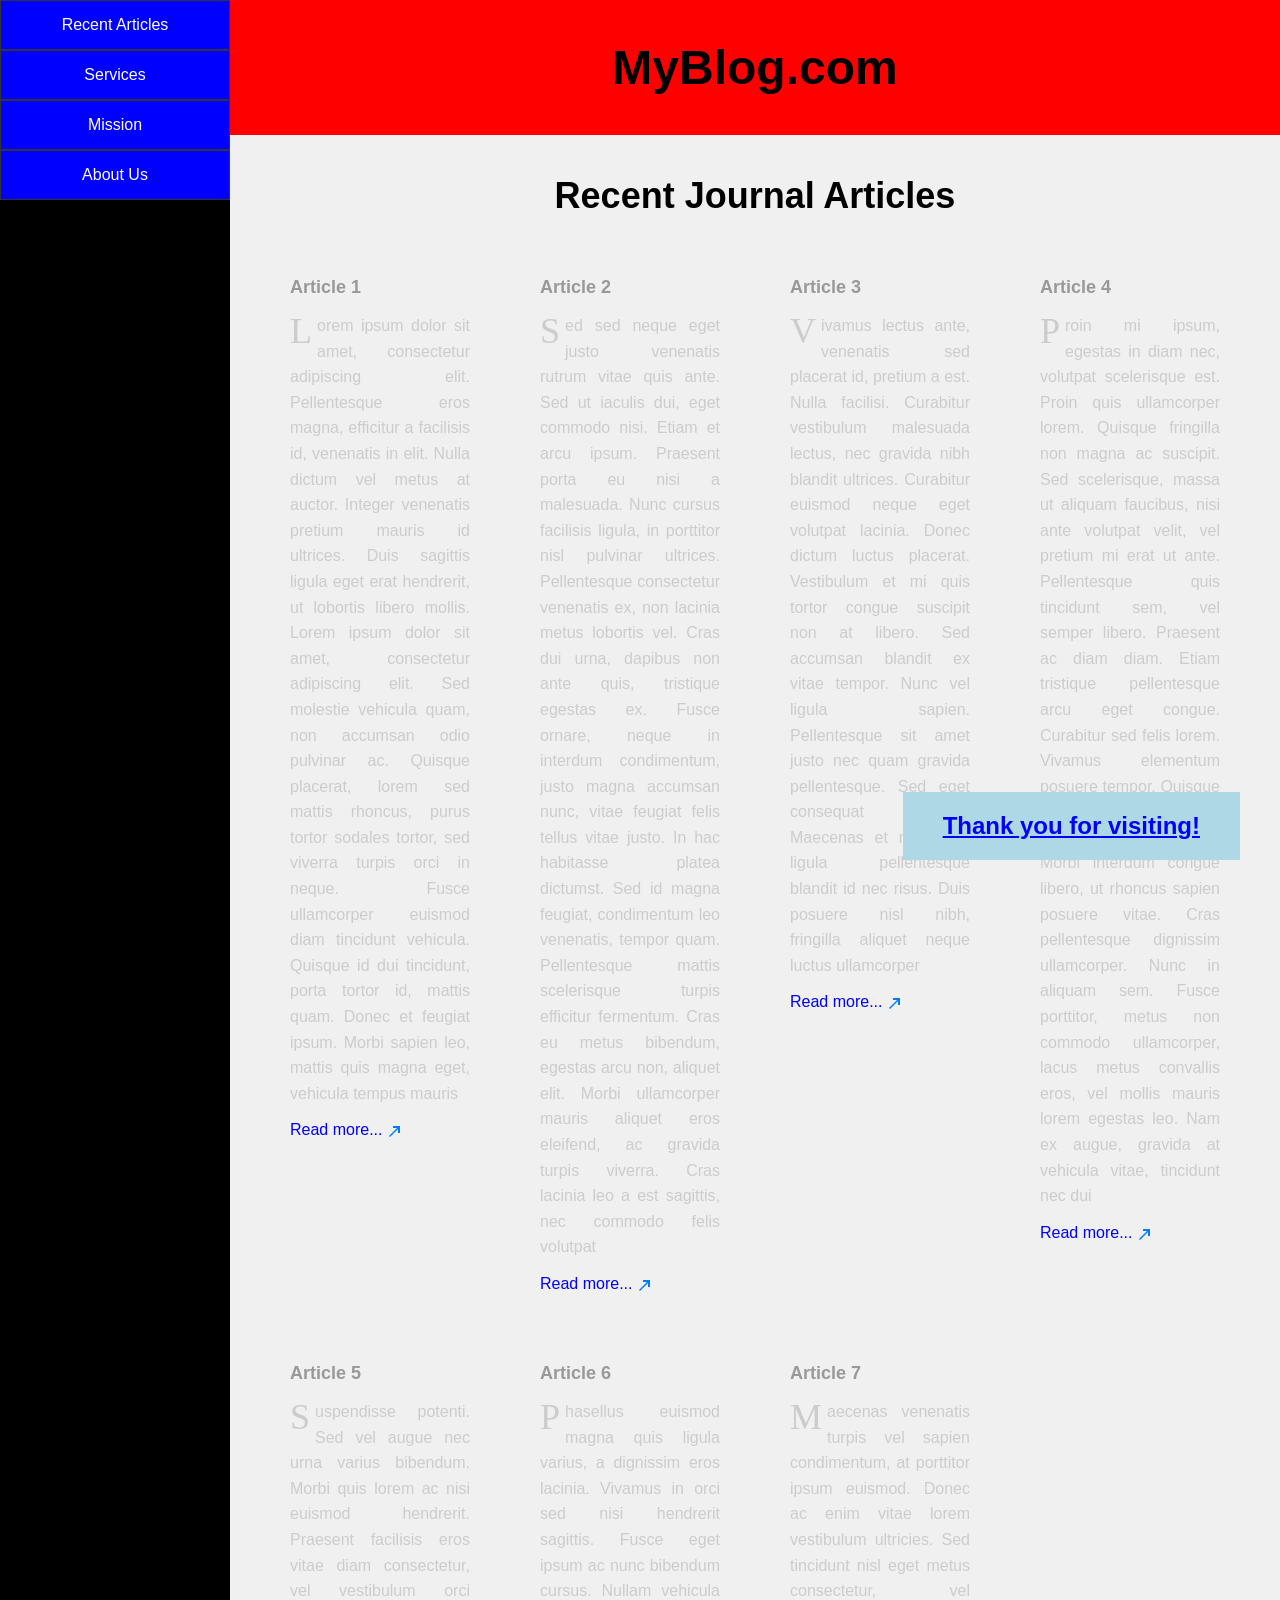
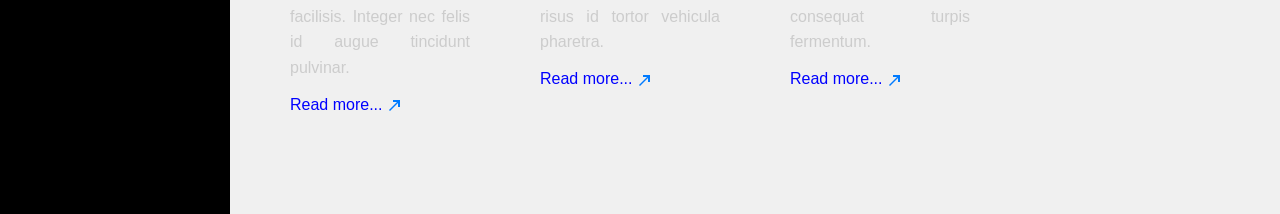
<file: myblog.html>
<!DOCTYPE html>
<html lang="en">
<head>
    <meta charset="UTF-8">
    <meta name="viewport" content="width=device-width, initial-scale=1.0">
    <title>MyBlog.com</title>
    <style>
        * {
            margin: 0;
            padding: 0;
            box-sizing: border-box;
        }

        body {
            font-family: Arial, sans-serif;
            background-color: #f0f0f0;
        }

        .container {
            display: flex;
            min-height: 100vh;
        }

        /* Navigation Sidebar */
        nav {
            width: 230px;
            background-color: #000;
            position: relative;
        }

        nav ul {
            list-style: none;
        }

        nav li {
            border: 1px solid #333;
        }

        nav a {
            display: block;
            padding: 15px;
            color: white;
            text-decoration: none;
            background-color: blue;
            text-align: center;
            transition: background-color 0.3s;
        }

        /* Navigation button hover effect */
        nav a:hover {
            background-color: #DAA520;
        }

        /* Jump menu for Recent Articles */
        .nav-item {
            position: relative;
        }

        .jump-menu {
            display: none;
            background-color: #DAA520;
            position: absolute;
            left: 0;
            top: 100%;
            width: 100%;
            z-index: 100;
        }

        .nav-item:hover .jump-menu {
            display: block;
        }

        .jump-menu li {
            border-bottom: 1px solid #999;
        }

        .jump-menu a {
            background-color: #DAA520;
            padding: 8px 15px;
            font-size: 14px;
            text-align: left;
            color: blue !important;
            transition: background-color 0.3s, color 0.3s;
        }

        /* Jump menu item hover effect */
        .jump-menu a:hover {
            background-color: blue;
            color: black !important;
        }

        /* Main content area */
        main {
            flex: 1;
        }

        header {
            background-color: red;
            padding: 40px;
            text-align: center;
        }

        header h1 {
            font-size: 48px;
            color: #000;
        }

        .content {
            padding: 40px;
        }

        h2 {
            text-align: center;
            margin-bottom: 40px;
            font-size: 36px;
        }

        /* Articles grid */
        .articles {
            display: grid;
            grid-template-columns: repeat(4, 1fr);
            gap: 30px;
            margin-bottom: 40px;
        }

        .article {
            background-color: transparent;
            padding: 20px;
            color: #ccc;
            transition: all 2s ease;
            cursor: pointer;
        }

        /* Article hover effect - darker text and expand */
        .article:hover {
            color: #000;
            max-height: none;
        }

        .article h3 {
            margin-bottom: 15px;
            font-size: 18px;
            color: #999;
        }

        .article:hover h3 {
            color: #000;
        }

        /* First letter styling using pseudo-element */
        .article p::first-letter {
            font-family: 'Times New Roman', serif;
            font-size: 36px;
            float: left;
            line-height: 1;
            margin-right: 5px;
        }

        .article p {
            text-align: justify;
            line-height: 1.6;
            margin-bottom: 15px;
        }

        /* Read more link with arrow */
        .article a {
            color: blue;
            text-decoration: none;
            display: inline-block;
        }

        /* Arrow icon for Google links using ::after pseudo-element */
        .article a[href*="google.com"]::after {
            content: '';
            display: inline-block;
            width: 16px;
            height: 16px;
            margin-left: 5px;
            background-image: url('[data-uri]');
            background-size: contain;
            background-repeat: no-repeat;
            vertical-align: middle;
        }

        /* Thank you box - positioned at bottom right */
        .thank-you {
            position: fixed;
            bottom: 40px;
            right: 40px;
            background-color: lightblue;
            padding: 20px 40px;
            text-align: center;
            z-index: 1000;
        }

        .thank-you h3 {
            color: blue;
            font-size: 24px;
            text-decoration: underline;
        }
    </style>
</head>
<body>
    <div class="container">
        <nav>
            <ul>
                <li class="nav-item">
                    <a href="#recent-articles">Recent Articles</a>
                    <ul class="jump-menu">
                        <li><a href="#article1">Article 1</a></li>
                        <li><a href="#article2">Article 2</a></li>
                        <li><a href="#article3">Article 3</a></li>
                        <li><a href="#article4">Article 4</a></li>
                        <li><a href="#article5">Article 5</a></li>
                        <li><a href="#article6">Article 6</a></li>
                        <li><a href="#article7">Article 7</a></li>
                        <li><a href="#article8">Article 8</a></li>
                        <li><a href="#article9">Article 9</a></li>
                        <li><a href="#article10">Article 10</a></li>
                    </ul>
                </li>
                <li><a href="#services">Services</a></li>
                <li><a href="#mission">Mission</a></li>
                <li><a href="#about">About Us</a></li>
            </ul>
        </nav>

        <main>
            <header>
                <h1>MyBlog.com</h1>
            </header>

            <div class="content">
                <h2>Recent Journal Articles</h2>

                <div class="articles">
                    <div class="article" id="article1">
                        <h3>Article 1</h3>
                        <p>Lorem ipsum dolor sit amet, consectetur adipiscing elit. Pellentesque eros magna, efficitur a facilisis id, venenatis in elit. Nulla dictum vel metus at auctor. Integer venenatis pretium mauris id ultrices. Duis sagittis ligula eget erat hendrerit, ut lobortis libero mollis. Lorem ipsum dolor sit amet, consectetur adipiscing elit. Sed molestie vehicula quam, non accumsan odio pulvinar ac. Quisque placerat, lorem sed mattis rhoncus, purus tortor sodales tortor, sed viverra turpis orci in neque. Fusce ullamcorper euismod diam tincidunt vehicula. Quisque id dui tincidunt, porta tortor id, mattis quam. Donec et feugiat ipsum. Morbi sapien leo, mattis quis magna eget, vehicula tempus mauris</p>
                        <a href="https://www.google.com">Read more...</a>
                    </div>

                    <div class="article" id="article2">
                        <h3>Article 2</h3>
                        <p>Sed sed neque eget justo venenatis rutrum vitae quis ante. Sed ut iaculis dui, eget commodo nisi. Etiam et arcu ipsum. Praesent porta eu nisi a malesuada. Nunc cursus facilisis ligula, in porttitor nisl pulvinar ultrices. Pellentesque consectetur venenatis ex, non lacinia metus lobortis vel. Cras dui urna, dapibus non ante quis, tristique egestas ex. Fusce ornare, neque in interdum condimentum, justo magna accumsan nunc, vitae feugiat felis tellus vitae justo. In hac habitasse platea dictumst. Sed id magna feugiat, condimentum leo venenatis, tempor quam. Pellentesque mattis scelerisque turpis efficitur fermentum. Cras eu metus bibendum, egestas arcu non, aliquet elit. Morbi ullamcorper mauris aliquet eros eleifend, ac gravida turpis viverra. Cras lacinia leo a est sagittis, nec commodo felis volutpat</p>
                        <a href="https://www.google.com">Read more...</a>
                    </div>

                    <div class="article" id="article3">
                        <h3>Article 3</h3>
                        <p>Vivamus lectus ante, venenatis sed placerat id, pretium a est. Nulla facilisi. Curabitur vestibulum malesuada lectus, nec gravida nibh blandit ultrices. Curabitur euismod neque eget volutpat lacinia. Donec dictum luctus placerat. Vestibulum et mi quis tortor congue suscipit non at libero. Sed accumsan blandit ex vitae tempor. Nunc vel ligula sapien. Pellentesque sit amet justo nec quam gravida pellentesque. Sed eget consequat ligula. Maecenas et nunc sed ligula pellentesque blandit id nec risus. Duis posuere nisl nibh, fringilla aliquet neque luctus ullamcorper</p>
                        <a href="https://www.google.com">Read more...</a>
                    </div>

                    <div class="article" id="article4">
                        <h3>Article 4</h3>
                        <p>Proin mi ipsum, egestas in diam nec, volutpat scelerisque est. Proin quis ullamcorper lorem. Quisque fringilla non magna ac suscipit. Sed scelerisque, massa ut aliquam faucibus, nisi ante volutpat velit, vel pretium mi erat ut ante. Pellentesque quis tincidunt sem, vel semper libero. Praesent ac diam diam. Etiam tristique pellentesque arcu eget congue. Curabitur sed felis lorem. Vivamus elementum posuere tempor. Quisque lacus massa, auctor nec ex in, egestas ultrices ex. Morbi interdum congue libero, ut rhoncus sapien posuere vitae. Cras pellentesque dignissim ullamcorper. Nunc in aliquam sem. Fusce porttitor, metus non commodo ullamcorper, lacus metus convallis eros, vel mollis mauris lorem egestas leo. Nam ex augue, gravida at vehicula vitae, tincidunt nec dui</p>
                        <a href="https://www.google.com">Read more...</a>
                    </div>

                    <div class="article" id="article5">
                        <h3>Article 5</h3>
                        <p>Suspendisse potenti. Sed vel augue nec urna varius bibendum. Morbi quis lorem ac nisi euismod hendrerit. Praesent facilisis eros vitae diam consectetur, vel vestibulum orci facilisis. Integer nec felis id augue tincidunt pulvinar.</p>
                        <a href="https://www.google.com">Read more...</a>
                    </div>

                    <div class="article" id="article6">
                        <h3>Article 6</h3>
                        <p>Phasellus euismod magna quis ligula varius, a dignissim eros lacinia. Vivamus in orci sed nisi hendrerit sagittis. Fusce eget ipsum ac nunc bibendum cursus. Nullam vehicula risus id tortor vehicula pharetra.</p>
                        <a href="https://www.google.com">Read more...</a>
                    </div>

                    <div class="article" id="article7">
                        <h3>Article 7</h3>
                        <p>Maecenas venenatis turpis vel sapien condimentum, at porttitor ipsum euismod. Donec ac enim vitae lorem vestibulum ultricies. Sed tincidunt nisl eget metus consectetur, vel consequat turpis fermentum.</p>
                        <a href="https://www.google.com">Read more...</a>
                    </div>
                </div>
            </div>

            <div class="thank-you">
                <h3>Thank you for visiting!</h3>
            </div>
        </main>
    </div>
</body>
</html>
</file>
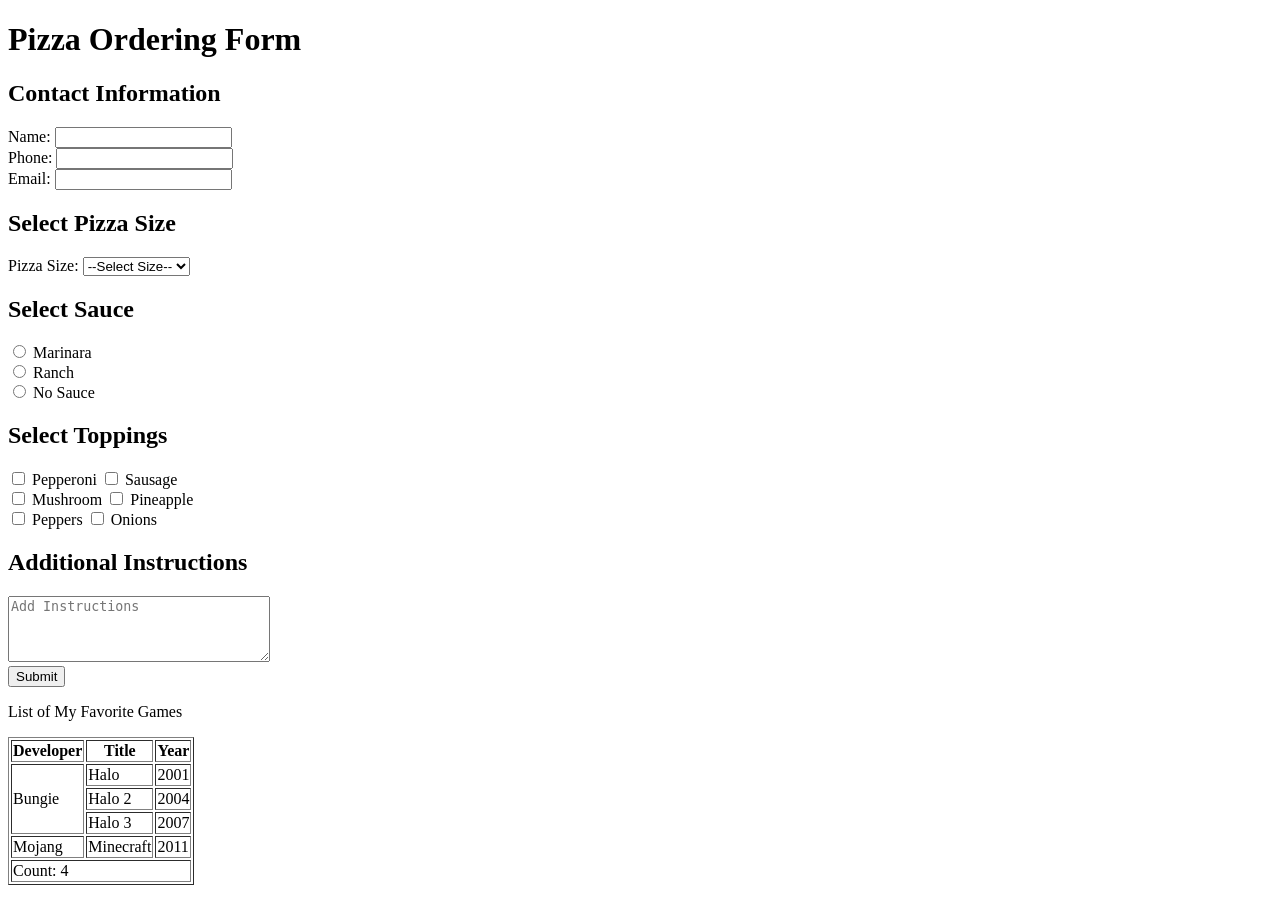
<file: pizza-order.html>
<!DOCTYPE html>
<html lang="en">
<head>
    <meta charset="UTF-8">
    <meta name="viewport" content="width=device-width, initial-scale=1.0">
    <title>Pizza Ordering Form</title>
</head>
<body>
    <h1>Pizza Ordering Form</h1>
    
    <form action="#" method="post">
        <h2>Contact Information</h2>
        
        <label for="name">Name:</label>
        <input type="text" id="name" name="name" required><br>
        
        <label for="phone">Phone:</label>
        <input type="tel" id="phone" name="phone" required><br>
        
        <label for="email">Email:</label>
        <input type="email" id="email" name="email" required><br>
        
        <h2>Select Pizza Size</h2>
        
        <label for="pizza-size">Pizza Size:</label>
        <select id="pizza-size" name="pizza-size" required>
            <option value="">--Select Size--</option>
            <option value="medium">Medium</option>
            <option value="large">Large</option>
            <option value="xlarge">XLarge</option>
        </select><br>
        
        <h2>Select Sauce</h2>
        
        <input type="radio" id="marinara" name="sauce" value="marinara" required>
        <label for="marinara">Marinara</label><br>
        
        <input type="radio" id="ranch" name="sauce" value="ranch" required>
        <label for="ranch">Ranch</label><br>
        
        <input type="radio" id="no-sauce" name="sauce" value="no-sauce" required>
        <label for="no-sauce">No Sauce</label><br>
        
        <h2>Select Toppings</h2>
        
        <input type="checkbox" id="pepperoni" name="toppings" value="pepperoni">
        <label for="pepperoni">Pepperoni</label>
        
        <input type="checkbox" id="sausage" name="toppings" value="sausage">
        <label for="sausage">Sausage</label><br>
        
        <input type="checkbox" id="mushroom" name="toppings" value="mushroom">
        <label for="mushroom">Mushroom</label>
        
        <input type="checkbox" id="pineapple" name="toppings" value="pineapple">
        <label for="pineapple">Pineapple</label><br>
        
        <input type="checkbox" id="peppers" name="toppings" value="peppers">
        <label for="peppers">Peppers</label>
        
        <input type="checkbox" id="onions" name="toppings" value="onions">
        <label for="onions">Onions</label><br>
        
        <h2>Additional Instructions</h2>
        
        <textarea id="instructions" name="instructions" rows="4" cols="30" placeholder="Add Instructions"></textarea><br>
        
        <button type="submit">Submit</button>
    </form>
    
    <p>List of My Favorite Games</p>
    <table border="1">
        <thead>
            <tr>
                <th>Developer</th>
                <th>Title</th>
                <th>Year</th>
            </tr>
        </thead>
        <tbody>
            <tr>
                <td rowspan="3">Bungie</td>
                <td>Halo</td>
                <td>2001</td>
            </tr>
            <tr>
                <td>Halo 2</td>
                <td>2004</td>
            </tr>
            <tr>
                <td>Halo 3</td>
                <td>2007</td>
            </tr>
            <tr>
                <td>Mojang</td>
                <td>Minecraft</td>
                <td>2011</td>
            </tr>
            <tr>
                <td colspan="3">Count: 4</td>
            </tr>
        </tbody>
    </table>
    
</body>
</html>
</file>
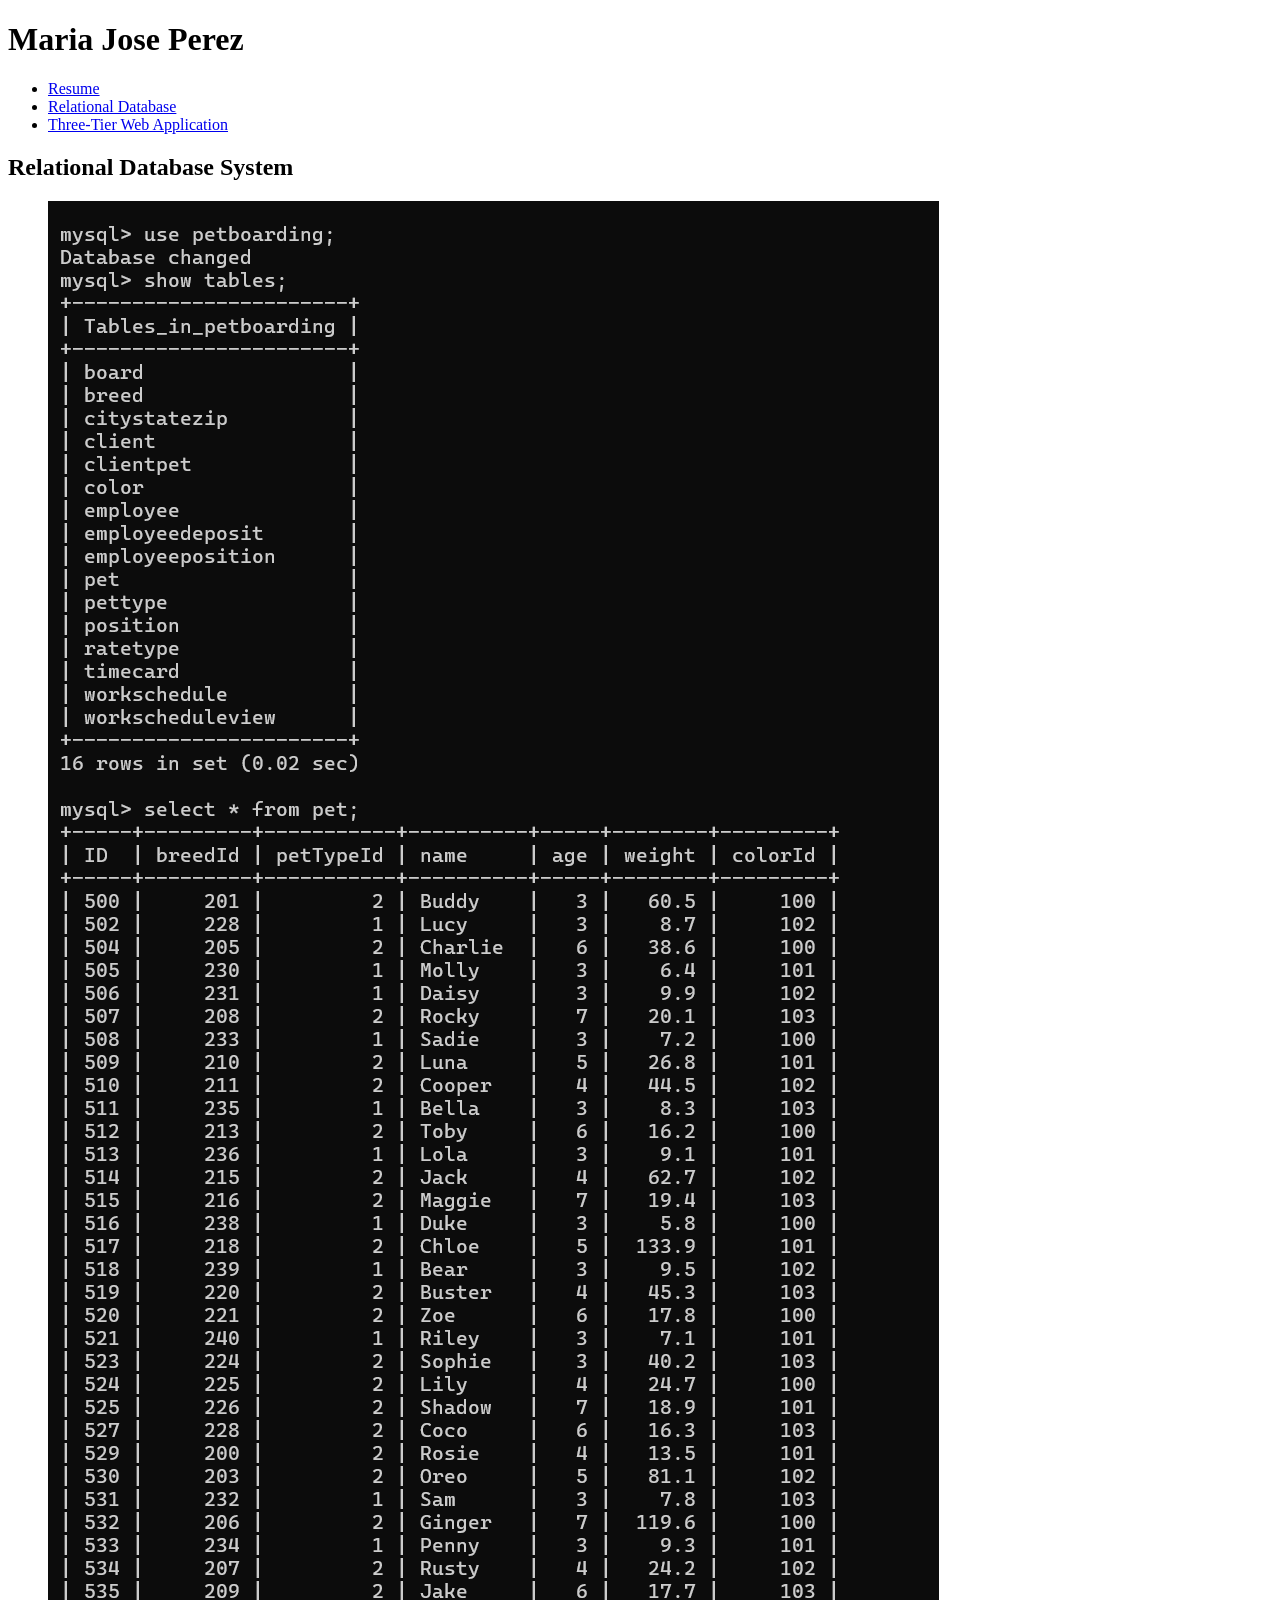
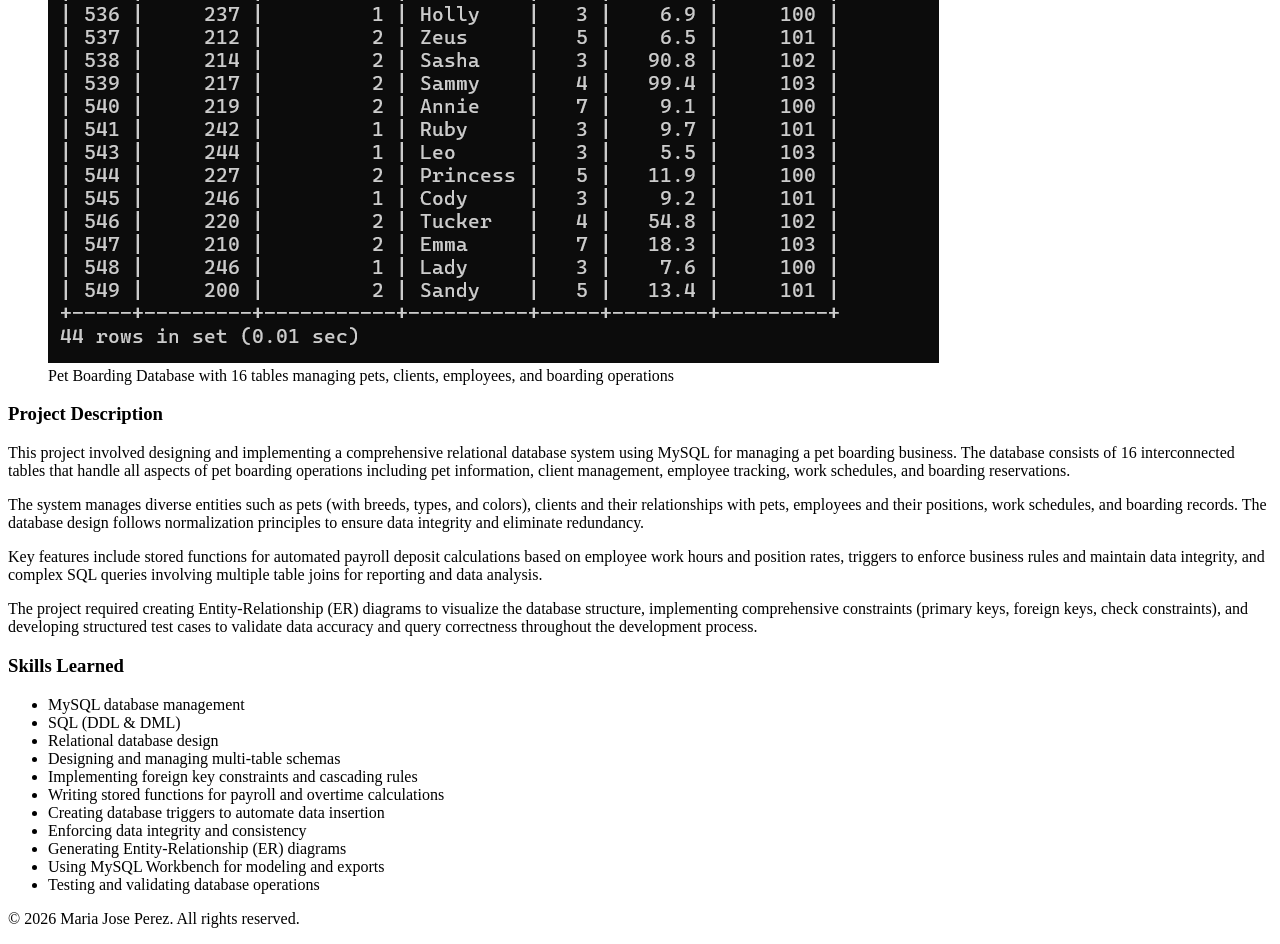
<file: project1.html>
<!DOCTYPE html>
<html lang="en">
<head>
    <meta charset="UTF-8">
    <meta name="viewport" content="width=device-width, initial-scale=1.0">
    <title>Relational Database - Maria Jose Perez</title>
</head>
<body>
    <header>
        <h1>Maria Jose Perez</h1>
        <nav>
            <ul>
                <li><a href="index.html">Resume</a></li>
                <li><a href="project1.html">Relational Database</a></li>
                <li><a href="project2.html">Three-Tier Web Application</a></li>
            </ul>
        </nav>
    </header>

    <main>
        <article>
            <!-- 1. TITLE -->
            <h2>Relational Database System</h2>
            
            <!-- 2. IMAGE -->
            <section>
                <figure>
                    <img src="project1.png" alt="MySQL database showing petboarding tables and pet data query results">
                    <figcaption>Pet Boarding Database with 16 tables managing pets, clients, employees, and boarding operations</figcaption>
                </figure>
            </section>

            <!-- 3. DESCRIPTION -->
            <section>
                <h3>Project Description</h3>
                <p>
                    This project involved designing and implementing a comprehensive relational database system 
                    using MySQL for managing a pet boarding business. The database consists of 16 interconnected 
                    tables that handle all aspects of pet boarding operations including pet information, client 
                    management, employee tracking, work schedules, and boarding reservations.
                </p>
                <p>
                    The system manages diverse entities such as pets (with breeds, types, and colors), clients 
                    and their relationships with pets, employees and their positions, work schedules, and boarding 
                    records. The database design follows normalization principles to ensure data integrity and 
                    eliminate redundancy.
                </p>
                <p>
                    Key features include stored functions for automated payroll deposit calculations based on 
                    employee work hours and position rates, triggers to enforce business rules and maintain data 
                    integrity, and complex SQL queries involving multiple table joins for reporting and data analysis.
                </p>
                <p>
                    The project required creating Entity-Relationship (ER) diagrams to visualize the database 
                    structure, implementing comprehensive constraints (primary keys, foreign keys, check constraints), 
                    and developing structured test cases to validate data accuracy and query correctness throughout 
                    the development process.
                </p>
            </section>

            <!-- 4. SKILLS LEARNED -->
            <section>
                <h3>Skills Learned</h3>
                <ul>
                    <li>MySQL database management</li>
                    <li>SQL (DDL & DML)</li>
                    <li>Relational database design</li>
                    <li>Designing and managing multi-table schemas</li>
                    <li>Implementing foreign key constraints and cascading rules</li>
                    <li>Writing stored functions for payroll and overtime calculations</li>
                    <li>Creating database triggers to automate data insertion</li>
                    <li>Enforcing data integrity and consistency</li>
                    <li>Generating Entity-Relationship (ER) diagrams</li>
                    <li>Using MySQL Workbench for modeling and exports</li>
                    <li>Testing and validating database operations</li>
                </ul>
            </section>
        </article>

    </main>

    <footer>
        <p>&copy; 2026 Maria Jose Perez. All rights reserved.</p>
    </footer>
</body>
</html>
</file>
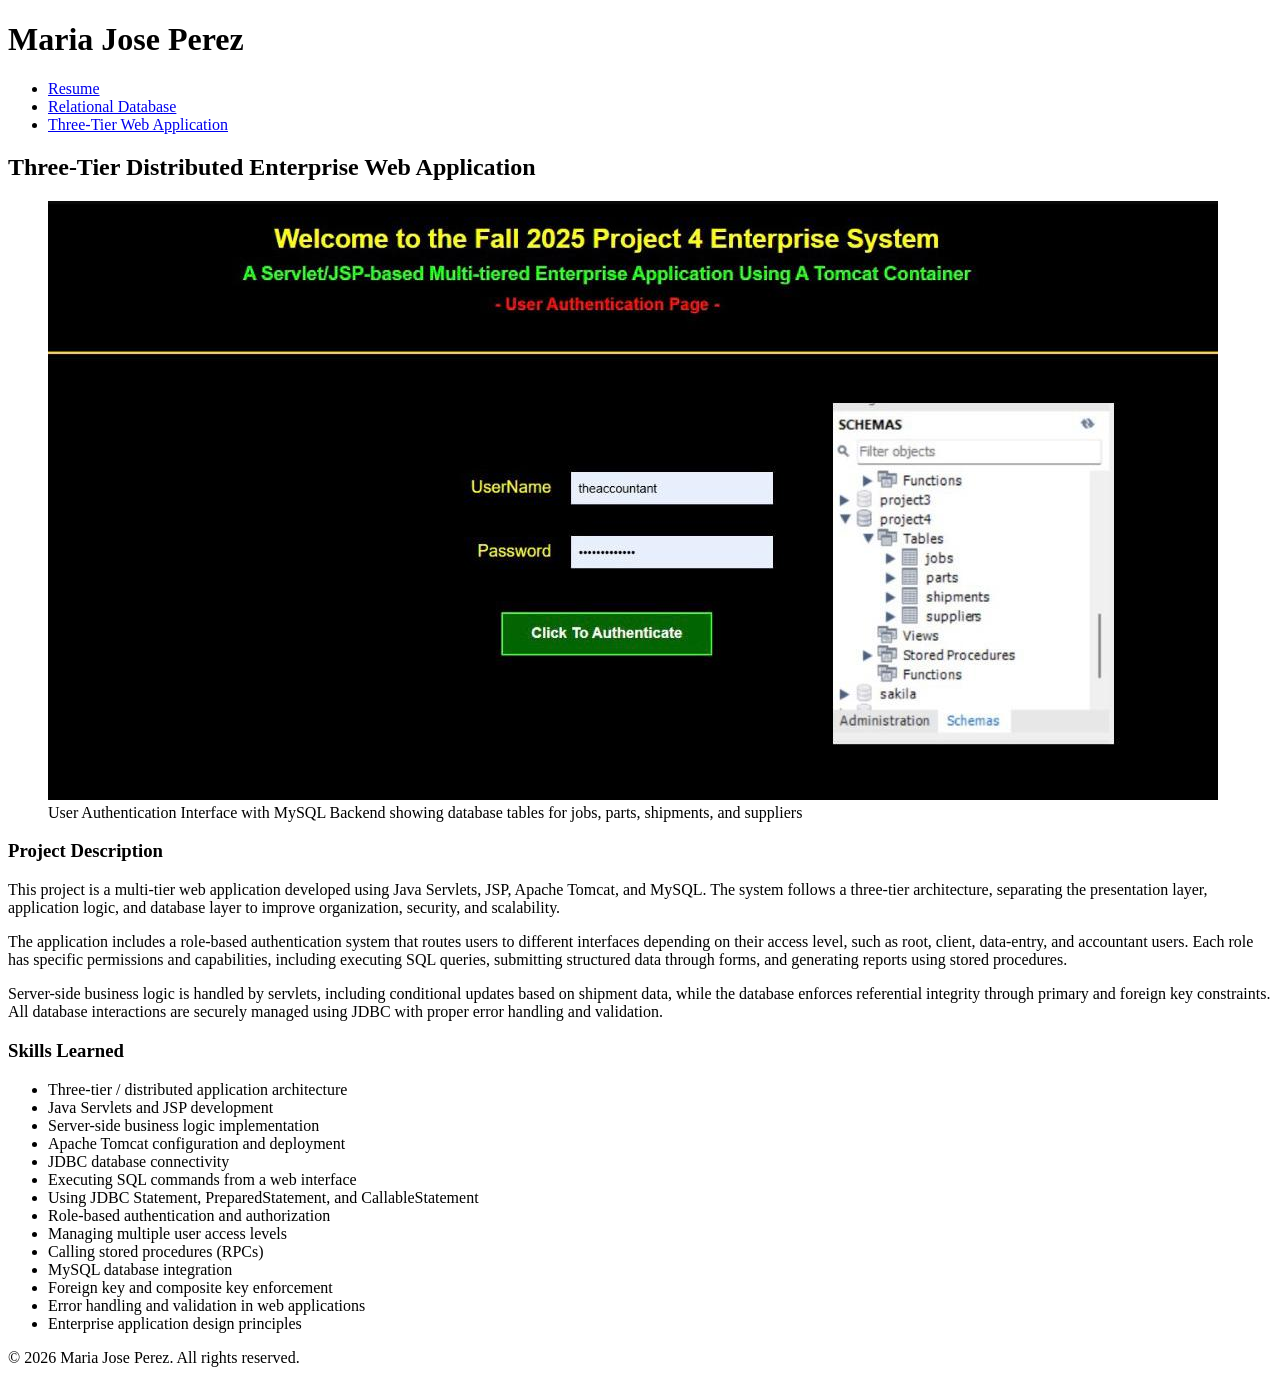
<file: project2.html>
<!DOCTYPE html>
<html lang="en">
<head>
    <meta charset="UTF-8">
    <meta name="viewport" content="width=device-width, initial-scale=1.0">
    <title>Three-Tier Web Application - Maria Jose Perez</title>
</head>
<body>
    <header>
        <h1>Maria Jose Perez</h1>
        <nav>
            <ul>
                <li><a href="index.html">Resume</a></li>
                <li><a href="project1.html">Relational Database</a></li>
                <li><a href="project2.html">Three-Tier Web Application</a></li>
            </ul>
        </nav>
    </header>

    <main>
        <article>
            <!-- 1. TITLE -->
            <h2>Three-Tier Distributed Enterprise Web Application</h2>
            
            <!-- 2. IMAGE -->
            <section>
                <figure>
                    <img src="project2.jpeg" alt="Enterprise web application login page with MySQL database schema viewer">
                    <figcaption>User Authentication Interface with MySQL Backend showing database tables for jobs, parts, shipments, and suppliers</figcaption>
                </figure>
            </section>

            <!-- 3. DESCRIPTION -->
            <section>
                <h3>Project Description</h3>
                <p>
                    This project is a multi-tier web application developed using Java Servlets, JSP, Apache Tomcat,
                    and MySQL. The system follows a three-tier architecture, separating the presentation layer, 
                    application logic, and database layer to improve organization, security, and scalability.
                </p>
                <p>
                    The application includes a role-based authentication system that routes users to different 
                    interfaces depending on their access level, such as root, client, data-entry, and accountant users.
                    Each role has specific permissions  and capabilities, including executing SQL queries, submitting 
                    structured data through forms, and generating reports using stored procedures.
                </p>
                <p>
                    Server-side business logic is handled by servlets, including conditional updates based on shipment 
                    data, while the database enforces referential integrity through primary and foreign key constraints.
                    All database interactions are securely managed using JDBC with proper error handling and validation.
                </p>
              
            </section>

            <!-- 4. SKILLS LEARNED -->
            <section>
                <h3>Skills Learned</h3>
                <ul>
                    <li>Three-tier / distributed application architecture</li>
                    <li>Java Servlets and JSP development</li>
                    <li>Server-side business logic implementation</li>
                    <li>Apache Tomcat configuration and deployment</li>
                    <li>JDBC database connectivity</li>
                    <li>Executing SQL commands from a web interface</li>
                    <li>Using JDBC Statement, PreparedStatement, and CallableStatement</li>
                    <li>Role-based authentication and authorization</li>
                    <li>Managing multiple user access levels</li>
                    <li>Calling stored procedures (RPCs)</li>
                    <li>MySQL database integration</li>
                    <li>Foreign key and composite key enforcement</li>
                    <li>Error handling and validation in web applications</li>
                    <li>Enterprise application design principles</li>    

                </ul>
            </section>
        </article>

    </main>

    <footer>
        <p>&copy; 2026 Maria Jose Perez. All rights reserved.</p>
    </footer>
</body>
</html>
</file>
<file: styleResume.css>
/* ========================================
   GLOBAL STYLES & RESET
   ======================================== */

* {
    margin: 0;
    padding: 0;
    box-sizing: border-box;
}

body {
    font-family: 'Segoe UI', Tahoma, Geneva, Verdana, sans-serif;
    line-height: 1.6;
    color: #333;
    background: linear-gradient(135deg, #f5f7fa 0%, #c3cfe2 100%);
    min-height: 100vh;
    padding: 20px 10px;
}

/* ========================================
   MOBILE-FIRST DESIGN (412px)
   ======================================== */

/* Header Section */
header {
    background: linear-gradient(135deg, #667eea 0%, #764ba2 100%);
    color: white;
    padding: 40px 20px;
    text-align: center;
    border-radius: 8px 8px 0 0;
    box-shadow: 0 4px 6px rgba(0, 0, 0, 0.1);
}

header h1 {
    font-size: 2em;
    margin-bottom: 10px;
    text-transform: uppercase;
    letter-spacing: 2px;
}

header nav {
    margin-top: 15px;
}

/* Main Container */
main {
    background: white;
    padding: 20px;
    box-shadow: 0 4px 20px rgba(0, 0, 0, 0.1);
    max-width: 100%;
    margin: 0 auto;
}

/* Section Styling */
section {
    margin-bottom: 35px;
    padding-bottom: 25px;
    border-bottom: 2px solid #e9ecef;
}

section:last-child {
    border-bottom: none;
    margin-bottom: 0;
}

section h2 {
    font-size: 1.5em;
    color: #667eea;
    margin-bottom: 20px;
    padding-bottom: 10px;
    border-bottom: 3px solid #667eea;
    text-transform: uppercase;
    letter-spacing: 1px;
}

/* Contact Information Section */
section:first-child {
    background: #f8f9fa;
    padding: 20px;
    border-radius: 6px;
    border-left: 4px solid #667eea;
}

section:first-child ul {
    list-style: none;
}

section:first-child li {
    margin: 10px 0;
    font-size: 0.95em;
}

section:first-child a {
    color: #667eea;
    text-decoration: none;
    transition: color 0.3s ease;
}

section:first-child a:hover {
    color: #764ba2;
    text-decoration: underline;
}

/* Objective Section */
section:nth-child(2) p {
    text-align: justify;
    line-height: 1.8;
    color: #555;
    padding: 15px;
    background: #f8f9fa;
    border-left: 4px solid #667eea;
    border-radius: 4px;
}

/* Article Elements (Experience, Projects, Skills) */
article {
    margin-bottom: 25px;
    padding: 20px;
    background: #f8f9fa;
    border-radius: 6px;
    border-left: 4px solid #667eea;
    transition: transform 0.3s ease, box-shadow 0.3s ease;
}

article:hover {
    transform: translateX(5px);
    box-shadow: 0 4px 12px rgba(102, 126, 234, 0.2);
}

article h3 {
    font-size: 1.2em;
    color: #667eea;
    margin-bottom: 10px;
}

article h3 a {
    color: #667eea;
    text-decoration: none;
    transition: color 0.3s ease;
}

article h3 a:hover {
    color: #764ba2;
    text-decoration: underline;
}

article p {
    margin: 8px 0;
    color: #555;
}

article p strong {
    color: #333;
}

/* Lists inside articles */
article ul {
    margin-top: 12px;
    padding-left: 25px;
}

article li {
    margin: 10px 0;
    color: #555;
    line-height: 1.6;
}

/* Time elements */
time {
    color: #666;
    font-style: italic;
}

/* Footer */
footer {
    background: #333;
    color: white;
    text-align: center;
    padding: 25px;
    margin-top: 0;
    border-radius: 0 0 8px 8px;
    box-shadow: 0 -4px 6px rgba(0, 0, 0, 0.1);
}

footer p {
    font-size: 0.9em;
}

/* ========================================
   TABLET/DESKTOP DESIGN (768px+)
   ======================================== */

@media screen and (min-width: 768px) {
    
    body {
        padding: 40px 20px;
    }

    /* Header */
    header {
        padding: 60px 40px;
    }

    header h1 {
        font-size: 3em;
    }

    /* Main Container */
    main {
        max-width: 1200px;
        padding: 40px 60px;
    }

    /* Section Headings */
    section h2 {
        font-size: 1.8em;
    }

    /* Contact Info - Horizontal Layout */
    section:first-child {
        padding: 25px 40px;
    }

    section:first-child ul {
        display: flex;
        justify-content: center;
        gap: 50px;
        flex-wrap: wrap;
    }

    section:first-child li {
        margin: 5px 0;
    }

    /* Objective with larger text */
    section:nth-child(2) p {
        padding: 25px;
        font-size: 1.05em;
    }

    /* Articles with enhanced spacing */
    section article {
        padding: 25px;
    }

    /* Larger hover effect */
    article:hover {
        transform: translateX(10px);
    }

    /* Footer */
    footer {
        padding: 35px;
    }
}

/* ========================================
   LARGE DESKTOP (1400px+) for 1920px
   ======================================== */

@media screen and (min-width: 1400px) {
    
    /* Main Container - Wider */
    main {
        max-width: 1400px;
        padding: 50px 80px;
    }

    /* Larger Header */
    header h1 {
        font-size: 3.5em;
    }

    /* Section Headings */
    section h2 {
        font-size: 2em;
    }

    /* Contact Info */
    section:first-child ul {
        gap: 80px;
    }

    /* Skills Section - Three Column Layout */
    section:last-of-type {
        display: grid;
        grid-template-columns: repeat(3, 1fr);
        gap: 30px;
    }

    section:last-of-type h2 {
        grid-column: 1 / -1;
    }

    /* Even larger hover effect */
    article:hover {
        transform: translateX(15px);
    }
}

/* ========================================
   ADDITIONAL ENHANCEMENTS
   ======================================== */

/* Smooth Scrolling */
html {
    scroll-behavior: smooth;
}

/* Link Transitions */
a {
    transition: all 0.3s ease;
}

/* Focus States for Accessibility */
a:focus,
button:focus {
    outline: 2px solid #667eea;
    outline-offset: 2px;
}

/* Print Styles */
@media print {
    body {
        background: white;
        padding: 0;
    }

    header {
        background: #667eea;
        print-color-adjust: exact;
        -webkit-print-color-adjust: exact;
    }

    main {
        box-shadow: none;
        max-width: 100%;
    }

    article {
        break-inside: avoid;
        page-break-inside: avoid;
    }

    section {
        page-break-inside: avoid;
    }
}

/* Selection Color */
::selection {
    background: #667eea;
    color: white;
}

::-moz-selection {
    background: #667eea;
    color: white;
}
</file>
<file: 10_css.css>
#showArea
{
    display: flex;
    flex-direction: column;
    width: 75%;
    margin: auto;
    margin-top: 30px;
}

#toggleButtons
{
    margin: auto;
    display: flex;
    width: 20%;
    justify-content: space-evenly;
}

#toggleButtons > *
{
    height: 50px;
    border-radius: 10px;
}

form#newContent{
    display: none;
    flex-direction: column;
    margin: auto;
    width: 75%;
    align-items: center;
}

form#filterContent{
    display: block;
    margin: auto;
}

.formRow
{
    width: 400px;
    font-size: 1.3em;
}

article.opinion{
    border: 1px solid red;
}

article.recipe{
    border: 1px solid lightskyblue;
}

article.update{
    border: 1px solid lightseagreen;
}

.marker
{
    float:right;
    font-size: 1.5em;
}

.date
{
    float:left;
    font-size: 1.5em;
}


.opinion .marker
{
    background-color: red;
}

.recipe .marker
{
    background-color: lightskyblue;
}

.update .marker
{
    background-color: lightseagreen;
}




body{
    padding: 0;
    margin: 0;
    width: 100%;
}

main{
    width: 100%;
}

main h1
{
    text-align: center;
    font-size: clamp(12px, 4vw, 24px);
}


header{
    background-color: goldenrod;
    text-align: center;
    position: sticky;
    top: 0px;
    font-size: 2.5vw;
    width: 100%;
    margin: 0;
    border: 1px solid black;
    font-family: 'Trebuchet MS', 'Lucida Sans Unicode', 'Lucida Grande', 'Lucida Sans', Arial, sans-serif;
}

main > div#articleList
{
    display:flex;
    flex-wrap: wrap;
    align-items: stretch;
    justify-content: center;
    font-family:'Lucida Sans', 'Lucida Sans Regular', 'Lucida Grande', 'Lucida Sans Unicode', Geneva, Verdana, sans-serif
}

article{
    width: 30%;
    margin-left:1.5%;
    margin-right: 1.5%;
    text-align: justify;
    font-size: clamp(8px, 1.5vw, 12px);
    border-radius: 5px;
}



footer
{
    padding-top: 5vh;
    font-size: 2vw;
    padding-bottom: 10vh;
    color: white;
    background-color: black;
}

a:visited
{
    color: darkblue;
}

footer p{
    text-align: center;
    margin: auto;
    width: 50%;
    
}

address > div
{
    display: grid;
    grid-template-columns: auto auto;
    justify-content: space-evenly;
    width: 75%;
    margin: auto;
}

nav{
    display: flex;
    flex-wrap: nowrap;
    width: 100%;
    margin: 0;
    padding: 0;
    justify-content: space-evenly;
    background-color: black;
}

nav button
{
    color:white;
    background-color: blue;
    text-decoration: none;
    font-size: 1.5vw;
    display: inline;
    width: 20%;
    padding: 1vw 0vw;
    text-wrap-mode: nowrap;
}

nav button:hover{
    background-color:darkgoldenrod;
}

nav button:active{
    background-color: gold;
}





@media screen and (max-width: 600px) {
    article{
        width: 75%;
        margin: auto;
    }
}

@media screen and (max-width: 1000px){

    main{
        width: 100%;
    }

    header{
        width: 100%;
    }
}
</file>
<file: 5_css1.css>
/* Body */
body {
    background-color: #b8d4e8;
    font-family: Georgia, serif;
    font-size: 14px;
    margin: 20px 40px;
    padding: 0;
}

h1 {
    text-align: center;
    font-size: 3em;
    font-weight: bold;
    margin-bottom: 10px;
}

h2 {
    font-size: 1.6em;
    font-weight: bold;
    margin-bottom: 5px;
}

h3 {
    font-size: 1.1em;
    font-weight: bold;
}

p {
    margin: 10px 0;
    line-height: 1.4;
}

/* 2nd paragraph - NO clamp, just very wide so text fits in 3 lines */
#paragraph2 {
    width: 900px;
    margin: 10px 0;
    padding: 10px 20px;
    border: 3px solid #2e8b2e;
    line-height: 2;
    background-color: #ffffff;
    box-sizing: border-box;
}

p.blue {
    background-color: #2e2e8b;
    color: #ffffff;
    padding: 12px 20px;
    margin: 6px 0;
    line-height: 1.5;
    width: 100%;
    box-sizing: border-box;
}

ol li a {
    color: #4a7fc1;
    text-decoration: underline;
}

ol li a:visited {
    color: #4a7fc1;
}

section p a[href*="w3schools"] {
    color: #cc3300;
    text-decoration: underline;
}

ol {
    list-style-type: decimal-leading-zero;
    padding-left: 30px;
    margin: 10px 0;
}

ol li {
    margin: 3px 0;
}

table {
    border-collapse: collapse;
    width: 460px;
    margin-top: 8px;
    font-size: 13px;
}

table th {
    background-color: #aaaaaa;
    border: 1px solid #555555;
    padding: 6px 12px;
    text-align: center;
    font-weight: bold;
}

table td {
    background-color: #ffffff;
    border: 1px solid #555555;
    padding: 6px 12px;
}
</file>
<file: styles.css>
/* Reset and base styles */
* {
    margin: 0;
    padding: 0;
    box-sizing: border-box;
}

body {
    font-family: Arial, sans-serif;
    line-height: 1.6;
}

/* Jump Menu - Fixed left sidebar */
.jump-menu {
    position: fixed;
    left: 0;
    top: 0;
    width: 15%;
    height: 100vh;
    background-color: #DAA520;
    padding: 20px;
    z-index: 100;
}

.jump-menu h2 {
    font-size: 1.5em;
    margin-bottom: 20px;
    text-align: center;
}

.jump-menu ul {
    list-style: none;
}

.jump-menu li {
    margin-bottom: 15px;
}

.jump-menu a {
    color: #0000EE;
    text-decoration: underline;
    font-size: 1.1em;
}

.jump-menu a:hover {
    color: #551A8B;
}

/* Header - Fixed at top, offset by jump menu width */
header {
    position: fixed;
    top: 0;
    left: 15%;
    width: 85%;
    background-color: #FF0000;
    z-index: 99;
    padding: 20px 0;
}

header h1 {
    text-align: center;
    font-size: 2em;
    margin-bottom: 10px;
}

/* Navigation buttons */
nav {
    display: flex;
    justify-content: center;
    background-color: #000;
    padding: 0;
}

nav a {
    flex: 1;
    text-align: center;
    padding: 15px 20px;
    background-color: #0000FF;
    color: white;
    text-decoration: none;
    font-size: 1.2em;
    border: 2px solid #000;
}

nav a:hover {
    background-color: #0000CC;
}

/* Main content area - offset by jump menu and header */
main {
    margin-left: 15%;
    margin-top: 140px;
    padding: 30px;
    min-height: calc(100vh - 140px);
}

main h2 {
    text-align: center;
    font-size: 2.5em;
    margin-bottom: 30px;
}

/* Article container - responsive grid */
.articles-container {
    display: flex;
    flex-wrap: wrap;
    gap: 20px;
    justify-content: flex-start;
}

/* Individual articles */
article {
    width: 300px;
    padding: 20px;
    background-color: #f9f9f9;
    border: 1px solid #ddd;
    border-radius: 5px;
}

article h3 {
    font-size: 1.3em;
    margin-bottom: 15px;
}

article p {
    text-align: justify;
    font-size: 0.9em;
    line-height: 1.5;
    margin-bottom: 10px;
}

article a {
    color: #0000EE;
    text-decoration: none;
    font-weight: bold;
}

article a:hover {
    text-decoration: underline;
}

/* Thank you message - Fixed bottom-right */
.thank-you {
    position: fixed;
    bottom: 20px;
    right: 20px;
    background-color: #87CEEB;
    padding: 20px 40px;
    border: 2px solid #4682B4;
    border-radius: 5px;
    font-size: 1.2em;
    font-weight: bold;
    z-index: 98;
}
</file>
